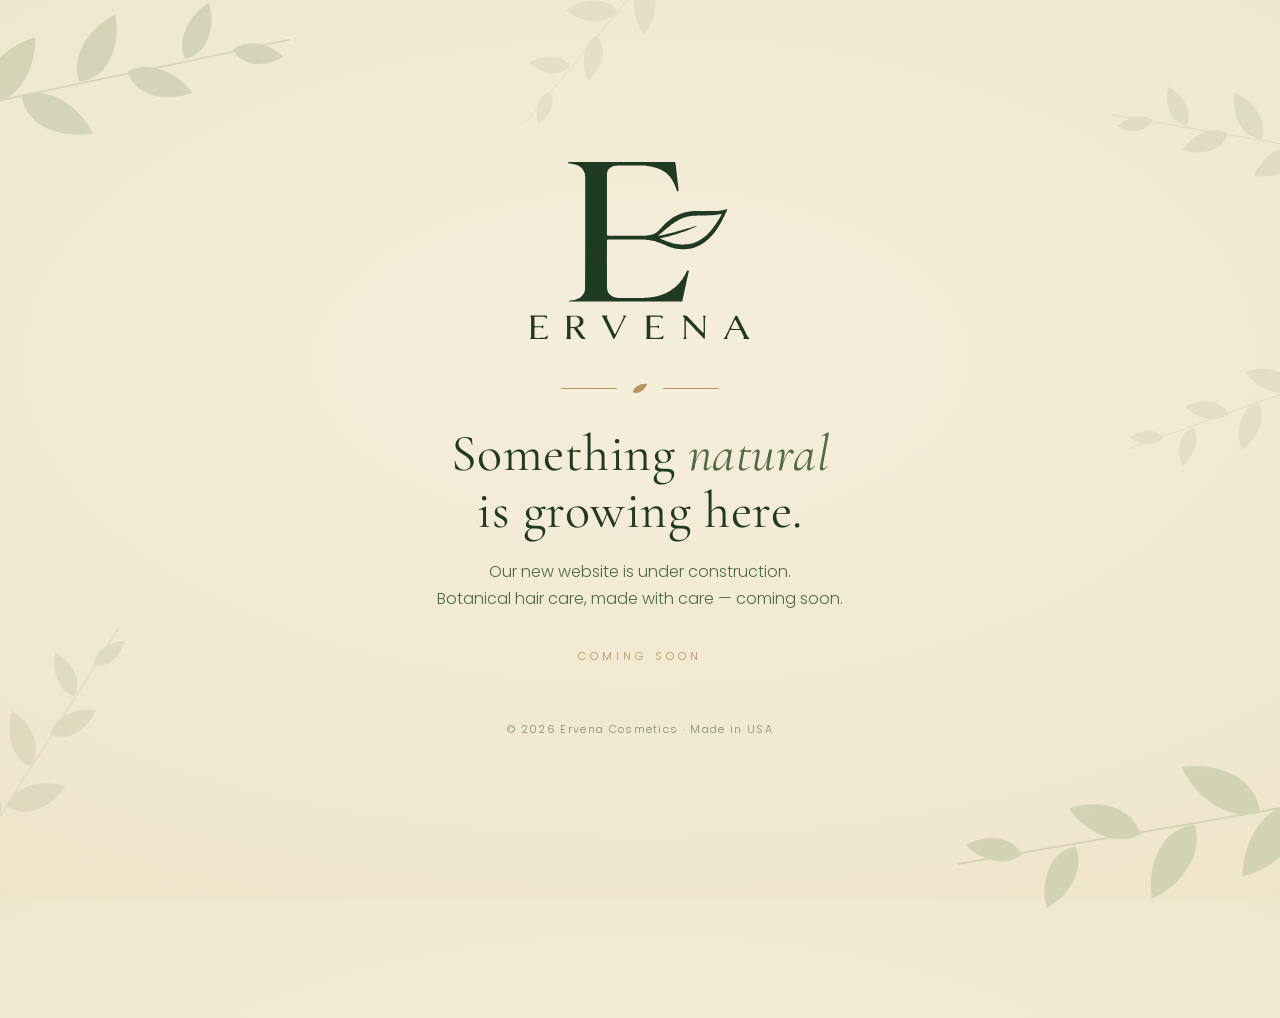
<file: index.html>
<!doctype html>
<html lang="en">
<head>
<meta charset="utf-8">
<meta name="viewport" content="width=device-width, initial-scale=1">
<title>Ervena Cosmetics — Coming Soon</title>
<meta name="description" content="Ervena — botanical hair care. Our new website is on its way.">
<meta name="robots" content="noindex">
<meta name="theme-color" content="#f5eedb">
<link rel="icon" href="favicon.svg" type="image/svg+xml">
<link rel="preconnect" href="https://fonts.googleapis.com">
<link rel="preconnect" href="https://fonts.gstatic.com" crossorigin>
<link href="https://fonts.googleapis.com/css2?family=Cormorant+Garamond:ital,wght@0,400;1,400&family=Poppins:wght@300;400&display=swap" rel="stylesheet">
<style>
:root{--cream:#f5eedb;--cream-2:#ece2c6;--green:#1f3a22;--green-2:#4e6b45;--sage:#9fb08a;--gold:#b8955a}
*{box-sizing:border-box;margin:0;padding:0}
html,body{height:100%}
body{min-height:100svh;background:radial-gradient(120% 90% at 50% 40%,var(--cream) 0%,var(--cream-2) 100%);color:var(--green);font-family:Poppins,system-ui,sans-serif;font-weight:300;display:flex;flex-direction:column;align-items:center;justify-content:center;padding:48px 24px;overflow-x:hidden;position:relative;-webkit-font-smoothing:antialiased}
main{position:relative;z-index:1;text-align:center;max-width:560px;display:flex;flex-direction:column;align-items:center}
.logo{width:min(220px,52vw);height:auto;color:var(--green);opacity:0;animation:rise 1.2s .1s ease-out forwards}
.rule{display:flex;align-items:center;gap:14px;margin:40px 0 28px;color:var(--gold);opacity:0;animation:rise 1s .5s ease-out forwards}
.rule span{width:56px;height:1px;background:currentColor}
.rule svg{width:18px;height:18px;fill:currentColor}
h1{font-family:"Cormorant Garamond",Georgia,serif;font-weight:400;font-size:clamp(34px,7vw,52px);line-height:1.1;letter-spacing:.01em;opacity:0;animation:rise 1s .7s ease-out forwards}
h1 em{font-style:italic;color:var(--green-2)}
p{margin-top:18px;font-size:clamp(14px,2.4vw,16px);line-height:1.7;color:var(--green-2);opacity:0;animation:rise 1s .9s ease-out forwards}
.tag{margin-top:36px;font-size:11px;letter-spacing:.38em;text-transform:uppercase;color:var(--gold);opacity:0;animation:rise 1s 1.1s ease-out forwards}
footer{position:relative;z-index:1;margin-top:56px;font-size:11px;letter-spacing:.12em;color:var(--green-2);opacity:.7}
.sprig{position:absolute;z-index:0;fill:var(--sage);opacity:.35;pointer-events:none;overflow:visible}
.sprig .stem{fill:none;stroke:var(--sage);stroke-width:2}
.sway{transform-origin:10px 250px;animation:sway 9s ease-in-out infinite alternate}
.lf{animation:flutter 3.6s ease-in-out var(--d) infinite alternate}
.s1{width:min(340px,60vw);top:-40px;left:-60px;transform:rotate(18deg)}
.s2{width:min(380px,66vw);bottom:-60px;right:-70px;transform:rotate(200deg)}
.s2 .sway{animation-duration:11s;animation-delay:-4s}
.s3{width:min(260px,46vw);bottom:8%;left:-90px;transform:rotate(-28deg);opacity:.22}
.s3 .sway{animation-duration:10s;animation-delay:-2s}
.s4{width:min(240px,42vw);top:6%;right:-80px;transform:rotate(160deg) scaleY(-1);opacity:.22}
.s4 .sway{animation-duration:12s;animation-delay:-7s}
.s5{width:min(220px,40vw);top:38%;right:-70px;transform:rotate(190deg);opacity:.18}
.s5 .sway{animation-duration:13s;animation-delay:-5s}
.s6{width:min(230px,40vw);top:-50px;left:38%;transform:rotate(100deg) scaleY(-1);opacity:.16}
.s6 .sway{animation-duration:14s;animation-delay:-9s}
.fall{position:fixed;inset:0;z-index:0;pointer-events:none;overflow:hidden}
.fall svg{position:absolute;top:-40px;left:var(--x);width:var(--w);fill:var(--c);opacity:0;animation:fall var(--t) linear var(--dl) infinite}
.fall svg path{animation:spin var(--s) ease-in-out infinite alternate;transform-origin:50px 0}
@keyframes sway{from{transform:rotate(-2.5deg)}to{transform:rotate(3deg)}}
@keyframes flutter{from{transform:rotate(-5deg)}to{transform:rotate(6deg)}}
@keyframes fall{0%{opacity:0;transform:translate(0,0)}8%{opacity:var(--o)}25%{transform:translate(var(--dx),25vh)}50%{transform:translate(calc(var(--dx)*-.6),52vh)}75%{transform:translate(var(--dx),78vh)}92%{opacity:var(--o)}100%{opacity:0;transform:translate(calc(var(--dx)*-.3),calc(100vh + 60px))}}
@keyframes spin{from{transform:rotate(-40deg)}to{transform:rotate(55deg)}}
@keyframes rise{from{opacity:0;transform:translateY(12px)}to{opacity:1;transform:none}}
@media (max-width:520px){.d{display:none}}
@media (prefers-reduced-motion:reduce){*{animation:none!important;opacity:1!important}.fall{display:none}}
</style>
</head>
<body>
<svg class="sprig s1" viewBox="0 0 400 260" aria-hidden="true"><g class="sway"><path class="stem" d="M10 250 C90 200 200 140 390 30"/><g transform="translate(70 214) rotate(-70) scale(1)"><path class="lf" style="--d:0.00s" d="M0 0 C22 31 68 26 100 0 C70 -22 24 -27 0 0Z"/></g><g transform="translate(110 190) rotate(10) scale(0.95)"><path class="lf" style="--d:0.37s" d="M0 0 C22 31 68 26 100 0 C70 -22 24 -27 0 0Z"/></g><g transform="translate(170 154) rotate(-80) scale(0.9)"><path class="lf" style="--d:0.74s" d="M0 0 C22 31 68 26 100 0 C70 -22 24 -27 0 0Z"/></g><g transform="translate(220 125) rotate(0) scale(0.8)"><path class="lf" style="--d:1.11s" d="M0 0 C22 31 68 26 100 0 C70 -22 24 -27 0 0Z"/></g><g transform="translate(280 90) rotate(-85) scale(0.72)"><path class="lf" style="--d:1.48s" d="M0 0 C22 31 68 26 100 0 C70 -22 24 -27 0 0Z"/></g><g transform="translate(330 62) rotate(-10) scale(0.6)"><path class="lf" style="--d:1.85s" d="M0 0 C22 31 68 26 100 0 C70 -22 24 -27 0 0Z"/></g></g></svg>
<svg class="sprig s2" viewBox="0 0 400 260" aria-hidden="true"><g class="sway"><path class="stem" d="M10 250 C90 200 200 140 390 30"/><g transform="translate(70 214) rotate(-70) scale(1)"><path class="lf" style="--d:0.00s" d="M0 0 C22 31 68 26 100 0 C70 -22 24 -27 0 0Z"/></g><g transform="translate(110 190) rotate(10) scale(0.95)"><path class="lf" style="--d:0.37s" d="M0 0 C22 31 68 26 100 0 C70 -22 24 -27 0 0Z"/></g><g transform="translate(170 154) rotate(-80) scale(0.9)"><path class="lf" style="--d:0.74s" d="M0 0 C22 31 68 26 100 0 C70 -22 24 -27 0 0Z"/></g><g transform="translate(220 125) rotate(0) scale(0.8)"><path class="lf" style="--d:1.11s" d="M0 0 C22 31 68 26 100 0 C70 -22 24 -27 0 0Z"/></g><g transform="translate(280 90) rotate(-85) scale(0.72)"><path class="lf" style="--d:1.48s" d="M0 0 C22 31 68 26 100 0 C70 -22 24 -27 0 0Z"/></g><g transform="translate(330 62) rotate(-10) scale(0.6)"><path class="lf" style="--d:1.85s" d="M0 0 C22 31 68 26 100 0 C70 -22 24 -27 0 0Z"/></g></g></svg>
<svg class="sprig s3" viewBox="0 0 400 260" aria-hidden="true"><g class="sway"><path class="stem" d="M10 250 C90 200 200 140 390 30"/><g transform="translate(70 214) rotate(-70) scale(1)"><path class="lf" style="--d:0.00s" d="M0 0 C22 31 68 26 100 0 C70 -22 24 -27 0 0Z"/></g><g transform="translate(110 190) rotate(10) scale(0.95)"><path class="lf" style="--d:0.37s" d="M0 0 C22 31 68 26 100 0 C70 -22 24 -27 0 0Z"/></g><g transform="translate(170 154) rotate(-80) scale(0.9)"><path class="lf" style="--d:0.74s" d="M0 0 C22 31 68 26 100 0 C70 -22 24 -27 0 0Z"/></g><g transform="translate(220 125) rotate(0) scale(0.8)"><path class="lf" style="--d:1.11s" d="M0 0 C22 31 68 26 100 0 C70 -22 24 -27 0 0Z"/></g><g transform="translate(280 90) rotate(-85) scale(0.72)"><path class="lf" style="--d:1.48s" d="M0 0 C22 31 68 26 100 0 C70 -22 24 -27 0 0Z"/></g><g transform="translate(330 62) rotate(-10) scale(0.6)"><path class="lf" style="--d:1.85s" d="M0 0 C22 31 68 26 100 0 C70 -22 24 -27 0 0Z"/></g></g></svg>
<svg class="sprig s4" viewBox="0 0 400 260" aria-hidden="true"><g class="sway"><path class="stem" d="M10 250 C90 200 200 140 390 30"/><g transform="translate(70 214) rotate(-70) scale(1)"><path class="lf" style="--d:0.00s" d="M0 0 C22 31 68 26 100 0 C70 -22 24 -27 0 0Z"/></g><g transform="translate(110 190) rotate(10) scale(0.95)"><path class="lf" style="--d:0.37s" d="M0 0 C22 31 68 26 100 0 C70 -22 24 -27 0 0Z"/></g><g transform="translate(170 154) rotate(-80) scale(0.9)"><path class="lf" style="--d:0.74s" d="M0 0 C22 31 68 26 100 0 C70 -22 24 -27 0 0Z"/></g><g transform="translate(220 125) rotate(0) scale(0.8)"><path class="lf" style="--d:1.11s" d="M0 0 C22 31 68 26 100 0 C70 -22 24 -27 0 0Z"/></g><g transform="translate(280 90) rotate(-85) scale(0.72)"><path class="lf" style="--d:1.48s" d="M0 0 C22 31 68 26 100 0 C70 -22 24 -27 0 0Z"/></g><g transform="translate(330 62) rotate(-10) scale(0.6)"><path class="lf" style="--d:1.85s" d="M0 0 C22 31 68 26 100 0 C70 -22 24 -27 0 0Z"/></g></g></svg>
<svg class="sprig s5" viewBox="0 0 400 260" aria-hidden="true"><g class="sway"><path class="stem" d="M10 250 C90 200 200 140 390 30"/><g transform="translate(70 214) rotate(-70) scale(1)"><path class="lf" style="--d:0.00s" d="M0 0 C22 31 68 26 100 0 C70 -22 24 -27 0 0Z"/></g><g transform="translate(110 190) rotate(10) scale(0.95)"><path class="lf" style="--d:0.37s" d="M0 0 C22 31 68 26 100 0 C70 -22 24 -27 0 0Z"/></g><g transform="translate(170 154) rotate(-80) scale(0.9)"><path class="lf" style="--d:0.74s" d="M0 0 C22 31 68 26 100 0 C70 -22 24 -27 0 0Z"/></g><g transform="translate(220 125) rotate(0) scale(0.8)"><path class="lf" style="--d:1.11s" d="M0 0 C22 31 68 26 100 0 C70 -22 24 -27 0 0Z"/></g><g transform="translate(280 90) rotate(-85) scale(0.72)"><path class="lf" style="--d:1.48s" d="M0 0 C22 31 68 26 100 0 C70 -22 24 -27 0 0Z"/></g><g transform="translate(330 62) rotate(-10) scale(0.6)"><path class="lf" style="--d:1.85s" d="M0 0 C22 31 68 26 100 0 C70 -22 24 -27 0 0Z"/></g></g></svg>
<svg class="sprig s6" viewBox="0 0 400 260" aria-hidden="true"><g class="sway"><path class="stem" d="M10 250 C90 200 200 140 390 30"/><g transform="translate(70 214) rotate(-70) scale(1)"><path class="lf" style="--d:0.00s" d="M0 0 C22 31 68 26 100 0 C70 -22 24 -27 0 0Z"/></g><g transform="translate(110 190) rotate(10) scale(0.95)"><path class="lf" style="--d:0.37s" d="M0 0 C22 31 68 26 100 0 C70 -22 24 -27 0 0Z"/></g><g transform="translate(170 154) rotate(-80) scale(0.9)"><path class="lf" style="--d:0.74s" d="M0 0 C22 31 68 26 100 0 C70 -22 24 -27 0 0Z"/></g><g transform="translate(220 125) rotate(0) scale(0.8)"><path class="lf" style="--d:1.11s" d="M0 0 C22 31 68 26 100 0 C70 -22 24 -27 0 0Z"/></g><g transform="translate(280 90) rotate(-85) scale(0.72)"><path class="lf" style="--d:1.48s" d="M0 0 C22 31 68 26 100 0 C70 -22 24 -27 0 0Z"/></g><g transform="translate(330 62) rotate(-10) scale(0.6)"><path class="lf" style="--d:1.85s" d="M0 0 C22 31 68 26 100 0 C70 -22 24 -27 0 0Z"/></g></g></svg>
<div class="fall" aria-hidden="true"></div>
<main>
 <svg class="logo" role="img" aria-label="Ervena" xmlns="http://www.w3.org/2000/svg" viewBox="0 0 2217 1786"><path fill="currentColor" fill-rule="evenodd" d="M561.2 1783.9 C564.3 1782.7 564.1 1781.5 560.2 1779.2 C558.5 1778.0 555.7 1775.8 554.1 1774.1 C552.4 1772.4 550.5 1771.0 549.8 1771.0 C549.1 1771.0 547.3 1769.2 545.9 1767.0 C544.4 1764.8 542.9 1763.0 542.4 1763.0 C541.0 1763.0 524.1 1739.3 522.1 1734.5 C521.3 1732.8 519.3 1729.8 517.6 1727.8 C515.9 1725.8 514.5 1723.7 514.5 1723.1 C514.5 1722.5 513.0 1720.3 511.2 1718.3 C509.3 1716.2 506.8 1712.8 505.6 1710.8 C504.3 1708.7 503.0 1707.0 502.6 1707.0 C502.3 1707.0 500.5 1704.5 498.7 1701.5 C496.9 1698.5 495.0 1696.0 494.6 1696.0 C494.1 1696.0 493.2 1694.7 492.5 1693.1 C491.4 1690.4 488.0 1686.2 480.9 1678.8 C477.8 1675.5 476.6 1669.0 478.7 1667.2 C479.5 1666.5 484.0 1665.1 488.6 1663.9 C493.2 1662.8 497.7 1661.3 498.5 1660.6 C499.3 1659.9 502.9 1658.3 506.4 1656.9 C509.9 1655.6 513.4 1653.5 514.2 1652.3 C515.0 1651.2 516.7 1649.9 518.0 1649.6 C519.4 1649.2 521.2 1647.8 522.1 1646.4 C523.0 1645.1 525.2 1642.4 526.9 1640.6 C535.5 1631.5 537.9 1623.9 537.9 1606.5 C537.9 1592.5 536.2 1584.9 532.4 1581.5 C531.4 1580.5 530.5 1579.1 530.5 1578.3 C530.5 1576.8 519.0 1565.0 517.6 1565.0 C517.1 1565.0 515.4 1563.9 513.8 1562.6 C512.3 1561.4 508.3 1559.4 505.0 1558.2 C501.7 1557.1 497.3 1555.4 495.3 1554.6 C484.7 1550.1 470.0 1548.9 417.0 1548.4 C372.6 1548.0 368.4 1548.2 367.1 1551.5 C366.8 1552.3 368.0 1555.7 369.8 1559.1 L373.0 1565.3 L373.5 1594.9 C373.8 1611.2 373.8 1656.4 373.5 1695.5 L372.9 1766.5 L370.2 1772.4 C368.7 1775.6 366.4 1779.1 365.2 1780.1 C363.4 1781.5 363.2 1782.1 364.3 1783.2 C365.3 1784.2 370.4 1784.6 384.8 1784.7 C406.3 1785.0 415.4 1784.3 416.1 1782.5 C416.4 1781.8 414.7 1778.4 412.3 1775.0 L408.0 1768.7 L407.7 1727.1 C407.5 1704.2 407.6 1683.1 408.0 1680.2 C408.9 1673.1 410.2 1672.5 424.2 1672.5 C436.5 1672.5 435.5 1672.1 444.5 1681.3 C446.2 1683.1 448.9 1685.9 450.5 1687.5 C452.2 1689.2 453.5 1691.2 453.5 1692.1 C453.5 1693.0 455.0 1695.7 456.8 1698.1 C458.7 1700.5 460.7 1703.5 461.4 1704.7 C462.0 1706.0 465.5 1710.9 469.1 1715.7 C472.7 1720.6 476.5 1726.3 477.5 1728.6 C478.5 1730.9 480.0 1733.0 480.8 1733.3 C481.7 1733.6 483.3 1736.0 484.4 1738.5 C485.5 1741.1 487.8 1744.8 489.5 1746.6 C491.1 1748.5 492.5 1750.7 492.5 1751.4 C492.5 1752.2 493.8 1754.5 495.5 1756.6 C510.8 1776.2 510.0 1775.3 518.4 1779.8 C524.7 1783.2 528.1 1784.3 533.3 1784.8 C541.5 1785.6 558.1 1785.1 561.2 1783.9Z M170.5 1783.5 C174.0 1781.7 175.9 1777.0 178.0 1764.2 C180.3 1750.3 178.9 1743.0 174.8 1748.1 C173.0 1750.4 170.8 1752.6 166.4 1756.7 C165.1 1757.9 163.3 1759.7 162.5 1760.6 C161.7 1761.4 157.6 1764.1 153.5 1766.5 C146.8 1770.4 144.9 1771.0 136.3 1771.9 C130.9 1772.5 110.1 1773.0 89.9 1773.0 C54.5 1773.0 53.1 1772.9 49.9 1770.9 C48.0 1769.8 46.1 1767.6 45.7 1766.2 C44.7 1762.6 44.8 1678.5 45.8 1673.8 C46.3 1671.3 47.6 1669.3 49.8 1667.8 C52.9 1665.5 53.3 1665.5 82.0 1665.5 L111.0 1665.5 L117.5 1668.4 C121.2 1670.1 125.2 1672.8 126.8 1674.7 C132.7 1681.6 134.5 1678.4 134.5 1660.7 C134.5 1649.1 134.2 1646.9 132.6 1644.9 L130.8 1642.7 L128.4 1645.9 C126.9 1647.9 123.2 1650.5 118.8 1652.6 L111.5 1656.1 L82.1 1656.3 L52.6 1656.5 L49.5 1653.5 C47.8 1651.9 46.0 1649.0 45.4 1647.0 C44.7 1644.8 44.5 1629.3 44.7 1603.3 L45.0 1563.1 L47.3 1560.8 L49.5 1558.5 L94.3 1558.5 L139.0 1558.5 L145.5 1561.7 C149.1 1563.5 152.5 1565.0 153.2 1565.0 C153.9 1565.0 155.5 1566.7 156.8 1568.8 C158.1 1570.8 160.4 1573.1 161.8 1573.9 C163.2 1574.6 164.9 1576.6 165.5 1578.1 C166.8 1581.3 168.9 1581.9 169.9 1579.4 C170.9 1576.8 170.6 1554.0 169.5 1552.0 C169.0 1551.0 167.0 1549.7 165.2 1549.1 C160.5 1547.6 8.2 1547.9 5.2 1549.4 C2.3 1550.9 1.9 1553.7 4.3 1556.3 C5.4 1557.5 7.3 1560.5 8.6 1563.0 L11.0 1567.5 L11.0 1666.0 L11.0 1764.5 L7.8 1770.9 C6.0 1774.4 3.6 1778.3 2.4 1779.6 C0.0 1782.1 0.5 1783.4 4.0 1784.3 C5.1 1784.6 42.4 1784.8 86.9 1784.9 C154.9 1784.9 168.2 1784.7 170.5 1783.5Z M849.8 1781.5 C851.3 1779.6 853.8 1775.4 855.3 1772.2 C856.8 1769.0 859.0 1765.1 860.1 1763.5 C861.3 1761.8 863.0 1758.2 863.9 1755.4 C864.8 1752.6 866.7 1748.8 868.1 1746.9 C869.4 1745.0 871.5 1740.9 872.7 1737.8 C873.8 1734.6 875.3 1731.5 876.1 1730.9 C876.8 1730.3 878.1 1727.5 879.1 1724.7 C880.0 1721.8 881.1 1719.0 881.6 1718.5 C882.0 1717.9 884.0 1714.1 886.1 1710.0 C888.1 1705.9 890.3 1701.8 891.0 1701.0 C891.7 1700.2 893.1 1697.2 894.1 1694.5 C895.1 1691.8 897.4 1687.1 899.2 1684.1 C901.0 1681.1 902.9 1677.2 903.6 1675.2 C904.2 1673.3 905.6 1670.9 906.6 1669.9 C907.6 1668.8 908.5 1667.4 908.5 1666.6 C908.5 1665.3 928.5 1625.0 930.3 1622.6 C930.8 1622.0 931.9 1619.3 932.9 1616.6 C933.8 1613.8 935.4 1610.7 936.4 1609.6 C937.5 1608.4 939.3 1605.1 940.5 1602.1 C941.6 1599.1 943.5 1595.4 944.6 1593.9 C945.6 1592.4 947.2 1589.2 948.0 1586.9 C948.9 1584.5 950.2 1581.9 950.9 1581.0 C951.7 1580.2 953.9 1576.3 955.9 1572.5 C960.6 1563.6 964.0 1558.8 966.9 1557.3 C968.2 1556.6 969.5 1555.3 969.9 1554.4 C971.4 1550.4 965.2 1548.0 952.8 1548.0 C939.7 1548.0 936.9 1550.0 940.5 1557.0 C941.6 1559.2 942.5 1562.4 942.5 1564.2 C942.5 1569.2 939.9 1576.8 937.0 1580.2 C935.6 1581.8 934.2 1584.4 933.8 1585.8 C933.3 1588.0 926.1 1602.7 920.7 1612.5 C920.1 1613.6 917.1 1619.9 913.9 1626.5 C910.7 1633.1 907.4 1639.4 906.5 1640.5 C905.6 1641.6 903.8 1645.2 902.6 1648.5 C901.4 1651.8 899.6 1655.4 898.6 1656.5 C897.6 1657.6 895.9 1660.7 895.0 1663.3 C894.0 1666.0 892.4 1669.1 891.5 1670.3 C890.5 1671.5 889.3 1674.1 888.6 1676.1 C888.0 1678.0 884.3 1685.8 880.6 1693.3 C876.8 1700.8 873.1 1708.5 872.5 1710.5 C871.8 1712.5 870.2 1715.3 868.9 1716.9 C867.6 1718.5 865.5 1722.6 864.2 1726.1 L862.0 1732.5 L857.4 1732.8 C852.1 1733.1 851.5 1732.6 849.0 1725.5 C847.9 1722.8 846.3 1719.3 845.3 1717.8 C844.3 1716.3 842.8 1713.3 842.0 1711.1 C841.2 1708.8 839.5 1705.1 838.1 1702.7 C836.7 1700.4 834.9 1696.5 834.1 1694.2 C833.2 1691.9 831.5 1688.5 830.1 1686.7 C828.8 1685.0 826.8 1681.2 825.7 1678.5 C824.6 1675.7 822.8 1671.9 821.7 1670.0 C820.6 1668.1 819.2 1664.7 818.5 1662.5 C817.8 1660.3 816.7 1657.8 816.0 1657.0 C814.7 1655.3 809.5 1643.7 809.5 1642.4 C809.5 1642.0 808.6 1640.7 807.6 1639.6 C806.6 1638.4 804.9 1635.0 804.0 1632.0 C803.0 1629.0 801.0 1624.7 799.5 1622.5 C798.0 1620.3 796.4 1617.1 796.1 1615.4 C795.7 1613.7 794.4 1610.9 793.1 1609.2 C791.8 1607.5 790.0 1604.1 789.1 1601.8 C788.1 1599.4 786.0 1594.8 784.5 1591.5 C773.0 1567.4 772.2 1563.4 777.5 1557.3 C780.9 1553.5 781.2 1551.8 778.8 1549.9 C777.6 1548.8 771.8 1548.4 754.1 1548.2 C730.1 1547.8 723.4 1548.7 722.7 1552.0 C722.6 1552.8 725.1 1556.4 728.4 1560.0 C731.8 1563.6 735.0 1568.1 735.6 1570.0 C736.3 1571.9 738.0 1575.3 739.5 1577.5 C741.0 1579.7 742.7 1583.0 743.3 1584.8 C743.9 1586.6 745.4 1589.4 746.5 1591.0 C747.6 1592.6 749.5 1596.5 750.6 1599.7 C751.6 1602.9 753.6 1607.1 755.0 1609.0 C756.3 1610.9 758.1 1614.4 758.9 1616.8 C759.7 1619.1 761.5 1622.5 762.8 1624.3 C764.2 1626.0 765.8 1629.3 766.5 1631.5 C767.2 1633.7 768.8 1637.0 770.2 1638.8 C771.6 1640.6 773.1 1643.7 773.6 1645.6 C774.2 1647.5 776.2 1651.7 778.0 1654.8 C779.9 1657.9 781.5 1661.1 781.5 1661.9 C781.5 1662.7 783.0 1666.1 784.8 1669.4 C786.7 1672.8 788.8 1677.1 789.5 1679.0 C790.2 1680.9 791.6 1683.4 792.6 1684.5 C793.6 1685.7 795.3 1689.2 796.4 1692.3 C797.5 1695.5 799.3 1699.2 800.4 1700.6 C801.5 1702.0 803.4 1705.7 804.5 1708.8 C805.7 1711.9 807.2 1715.2 808.0 1716.0 C808.7 1716.8 810.6 1720.4 812.1 1724.0 C813.6 1727.6 815.4 1731.2 816.2 1732.1 C816.9 1733.0 818.2 1735.9 819.1 1738.6 C820.0 1741.3 821.7 1744.7 822.7 1746.3 C823.8 1747.8 825.8 1751.8 827.2 1755.3 C828.5 1758.7 830.5 1762.4 831.5 1763.5 C832.5 1764.6 833.8 1767.5 834.5 1770.0 C836.0 1775.8 842.9 1785.0 845.8 1785.0 C846.4 1785.0 848.2 1783.4 849.8 1781.5Z M1335.7 1783.8 C1340.5 1782.7 1341.3 1781.1 1343.0 1769.3 C1344.9 1757.2 1344.9 1751.9 1343.1 1749.5 C1341.8 1747.7 1341.2 1748.0 1333.6 1755.8 C1329.2 1760.3 1324.9 1764.0 1324.1 1764.0 C1323.3 1764.0 1321.3 1765.1 1319.7 1766.5 C1315.8 1769.8 1313.2 1770.7 1303.3 1772.1 C1292.9 1773.6 1219.2 1773.4 1216.3 1771.9 C1215.2 1771.3 1214.0 1769.8 1213.5 1768.5 C1212.0 1764.5 1211.3 1676.5 1212.7 1671.8 C1214.7 1664.9 1215.6 1664.8 1249.4 1665.2 L1279.0 1665.6 L1285.0 1668.7 C1288.3 1670.4 1291.6 1672.8 1292.2 1673.9 C1294.1 1677.0 1298.3 1676.7 1299.5 1673.4 C1300.6 1670.6 1300.8 1654.6 1299.8 1648.8 C1299.4 1645.7 1298.8 1645.0 1297.0 1645.0 C1295.8 1645.0 1293.7 1646.2 1292.4 1647.6 C1291.1 1649.0 1287.3 1651.6 1284.0 1653.3 L1278.0 1656.4 L1247.7 1656.3 C1213.8 1656.2 1214.8 1656.4 1212.6 1649.1 C1211.3 1644.6 1211.1 1572.1 1212.4 1565.2 C1212.9 1562.8 1213.8 1560.3 1214.4 1559.7 C1215.3 1558.8 1227.5 1558.5 1260.3 1558.5 L1305.0 1558.5 L1310.0 1561.2 C1312.7 1562.8 1315.4 1564.0 1316.0 1564.0 C1318.0 1564.0 1329.0 1575.3 1330.0 1578.3 C1330.5 1580.1 1331.7 1581.5 1332.5 1581.5 C1335.3 1581.5 1336.5 1576.8 1336.5 1565.3 C1336.5 1554.9 1336.3 1553.9 1334.1 1551.3 L1331.7 1548.5 L1265.8 1548.2 C1229.6 1548.1 1193.5 1548.3 1185.6 1548.7 C1172.4 1549.4 1171.1 1549.7 1169.8 1551.7 C1168.5 1553.7 1168.6 1554.2 1172.2 1558.1 L1176.0 1562.3 L1176.0 1665.4 L1176.0 1768.5 L1173.6 1772.5 C1172.3 1774.7 1170.0 1777.7 1168.6 1779.3 C1166.0 1782.1 1166.3 1783.4 1170.0 1784.3 C1173.8 1785.1 1332.0 1784.7 1335.7 1783.8Z M1577.9 1784.0 C1581.2 1782.8 1581.2 1781.0 1577.9 1777.9 C1576.4 1776.6 1574.3 1773.5 1573.1 1771.0 C1571.0 1766.5 1571.0 1765.6 1570.7 1684.0 C1570.4 1597.0 1570.4 1597.0 1574.9 1596.2 C1576.1 1595.9 1579.7 1599.0 1586.1 1605.6 C1591.3 1611.0 1595.5 1615.7 1595.5 1616.1 C1595.5 1616.5 1597.0 1617.8 1598.9 1619.0 C1600.8 1620.1 1602.7 1622.0 1603.0 1623.0 C1603.3 1624.1 1604.9 1625.7 1606.4 1626.6 C1608.0 1627.5 1609.9 1629.4 1610.8 1630.9 C1611.7 1632.3 1618.6 1639.9 1626.2 1647.7 C1633.8 1655.5 1641.7 1663.9 1643.7 1666.2 C1645.8 1668.6 1654.6 1677.9 1663.5 1687.0 C1672.3 1696.1 1679.7 1704.2 1680.0 1705.1 C1680.3 1706.0 1681.7 1707.3 1683.0 1708.0 C1684.4 1708.8 1686.5 1710.9 1687.6 1712.7 C1688.7 1714.5 1690.1 1716.0 1690.5 1716.0 C1691.3 1716.0 1695.3 1720.1 1706.5 1732.2 C1709.8 1735.8 1712.4 1738.4 1715.3 1741.2 C1724.4 1750.2 1739.5 1766.6 1740.0 1768.1 C1740.4 1769.2 1741.9 1770.7 1743.5 1771.5 C1745.1 1772.3 1746.6 1773.9 1747.0 1774.9 C1747.8 1777.5 1757.2 1784.2 1759.3 1783.8 C1763.1 1783.1 1763.2 1779.2 1763.4 1676.6 C1763.4 1621.5 1763.8 1574.5 1764.1 1572.0 C1764.8 1567.0 1767.6 1560.9 1771.1 1556.7 C1776.5 1550.3 1773.2 1548.5 1756.3 1548.6 C1739.7 1548.6 1736.9 1550.7 1743.9 1557.3 C1746.1 1559.5 1747.6 1562.1 1748.4 1565.4 C1749.3 1568.9 1749.7 1591.8 1750.1 1642.4 C1750.5 1710.0 1750.4 1714.7 1748.8 1718.0 C1746.3 1722.8 1742.7 1723.2 1740.0 1719.0 C1738.9 1717.4 1737.7 1716.0 1737.4 1716.0 C1737.1 1716.0 1729.9 1708.5 1721.4 1699.3 C1712.9 1690.2 1701.5 1678.0 1696.0 1672.4 C1690.5 1666.7 1684.1 1659.9 1681.7 1657.3 C1679.4 1654.7 1676.8 1651.8 1676.0 1651.0 C1673.2 1648.2 1671.6 1646.5 1656.6 1631.0 C1648.3 1622.5 1638.3 1612.1 1634.3 1608.0 C1630.3 1603.9 1625.3 1598.5 1623.1 1596.0 C1617.3 1589.3 1595.0 1565.5 1586.9 1557.3 C1581.9 1552.4 1578.6 1549.8 1575.9 1549.1 C1573.7 1548.5 1565.8 1548.0 1558.2 1548.0 C1543.5 1548.0 1538.5 1549.2 1538.5 1552.8 C1538.5 1553.7 1540.9 1556.6 1543.9 1559.2 C1546.9 1561.9 1551.0 1566.7 1552.9 1569.9 L1556.5 1575.8 L1556.3 1669.7 L1556.0 1763.5 L1552.1 1770.5 C1549.9 1774.3 1547.1 1778.3 1545.8 1779.4 C1542.8 1781.7 1543.3 1783.3 1547.1 1784.1 C1551.8 1785.2 1575.1 1785.1 1577.9 1784.0Z M1989.9 1784.0 C1993.0 1782.9 1993.2 1781.0 1990.5 1778.5 C1989.4 1777.5 1988.5 1776.3 1988.5 1775.7 C1988.5 1775.2 1987.8 1773.3 1986.9 1771.4 C1986.0 1769.5 1985.5 1767.0 1985.8 1765.7 C1987.8 1758.0 1992.9 1745.3 1995.0 1742.8 C1996.4 1741.2 1997.5 1739.0 1997.5 1738.0 C1997.5 1736.9 1999.3 1732.6 2001.5 1728.4 C2003.7 1724.1 2005.5 1720.1 2005.5 1719.5 C2005.5 1718.8 2006.8 1715.7 2008.4 1712.4 C2010.0 1709.2 2012.3 1704.3 2013.4 1701.7 C2016.8 1693.8 2015.4 1694.0 2069.9 1693.9 C2115.8 1693.8 2117.3 1693.9 2121.2 1695.9 C2124.5 1697.5 2125.7 1698.9 2127.1 1702.7 C2128.1 1705.4 2130.1 1709.2 2131.7 1711.3 C2133.2 1713.4 2135.1 1717.6 2135.9 1720.5 C2136.8 1723.4 2138.1 1726.2 2138.8 1726.9 C2139.6 1727.5 2141.0 1729.9 2142.0 1732.2 C2142.9 1734.6 2145.2 1739.7 2147.0 1743.5 C2154.2 1758.5 2155.6 1762.2 2155.7 1765.8 C2155.8 1769.2 2153.1 1776.2 2150.3 1780.2 C2147.5 1784.1 2150.0 1784.5 2180.4 1784.8 C2196.2 1785.0 2210.7 1784.7 2212.5 1784.3 C2216.4 1783.3 2217.4 1781.4 2214.6 1780.5 C2211.3 1779.5 2197.4 1764.8 2195.4 1760.4 C2194.5 1758.1 2193.2 1755.9 2192.5 1755.5 C2191.9 1755.2 2189.9 1751.8 2188.0 1748.0 C2186.1 1744.2 2184.1 1740.9 2183.6 1740.6 C2183.1 1740.2 2181.7 1737.1 2180.5 1733.6 C2179.4 1730.1 2177.5 1726.4 2176.5 1725.5 C2175.4 1724.5 2173.9 1721.4 2173.0 1718.6 C2172.2 1715.7 2170.6 1712.5 2169.5 1711.5 C2168.4 1710.5 2166.6 1707.2 2165.5 1704.2 C2164.3 1701.2 2162.5 1697.5 2161.5 1696.0 C2160.4 1694.5 2158.6 1690.9 2157.5 1687.9 C2156.3 1684.9 2154.7 1681.8 2154.0 1681.0 C2153.3 1680.2 2149.7 1673.3 2146.0 1665.8 C2142.4 1658.3 2138.7 1651.6 2138.0 1651.0 C2137.2 1650.4 2136.1 1648.2 2135.4 1646.2 C2134.8 1644.2 2132.8 1640.0 2131.0 1637.0 C2129.2 1634.0 2127.0 1629.1 2126.0 1626.3 C2125.1 1623.4 2123.9 1620.7 2123.3 1620.4 C2122.8 1620.0 2121.0 1616.9 2119.4 1613.3 C2117.8 1609.7 2115.6 1605.7 2114.5 1604.3 C2113.4 1602.9 2112.5 1601.1 2112.5 1600.3 C2112.5 1598.8 2111.3 1596.4 2104.7 1584.0 C2099.6 1574.4 2097.1 1569.4 2095.1 1565.0 C2093.1 1560.4 2088.7 1552.9 2086.8 1550.9 C2084.7 1548.5 2078.3 1547.7 2074.3 1549.4 C2069.9 1551.3 2069.2 1552.3 2067.1 1558.7 C2066.1 1561.5 2064.6 1564.9 2063.6 1566.2 C2062.7 1567.5 2060.6 1571.4 2059.1 1575.0 C2057.6 1578.6 2055.7 1582.2 2055.0 1583.0 C2054.3 1583.8 2053.4 1585.6 2053.0 1587.0 C2052.4 1589.1 2046.3 1601.6 2038.4 1617.2 C2037.3 1619.2 2036.5 1621.8 2036.5 1622.8 C2036.5 1623.9 2035.2 1626.4 2033.5 1628.4 C2031.9 1630.5 2029.9 1634.5 2029.1 1637.3 C2028.3 1640.2 2026.4 1644.0 2025.1 1645.9 C2023.7 1647.8 2022.0 1650.9 2021.4 1652.9 C2020.7 1654.9 2019.1 1658.2 2017.8 1660.2 C2016.6 1662.3 2014.6 1666.2 2013.6 1669.1 C2012.5 1671.9 2011.0 1675.0 2010.2 1675.9 C2009.4 1676.8 2008.0 1679.8 2007.1 1682.7 C2006.1 1685.6 2004.3 1689.5 2003.0 1691.4 C2001.7 1693.4 1999.9 1697.1 1999.0 1699.7 C1998.1 1702.3 1996.3 1706.1 1995.0 1708.0 C1993.7 1709.9 1991.8 1713.8 1990.7 1716.5 C1989.7 1719.2 1987.6 1723.3 1986.2 1725.4 C1984.7 1727.5 1983.5 1729.9 1983.5 1730.6 C1983.5 1731.3 1981.7 1735.1 1979.6 1739.2 C1977.5 1743.2 1975.4 1747.6 1975.0 1749.0 C1974.6 1750.4 1973.3 1752.8 1972.0 1754.5 C1970.8 1756.2 1969.3 1759.0 1968.7 1760.9 C1967.4 1764.6 1960.2 1773.7 1954.6 1778.7 C1948.7 1783.9 1950.9 1784.5 1974.2 1784.8 C1981.4 1784.9 1988.5 1784.6 1989.9 1784.0Z M2048.0 1681.9 C2038.1 1681.6 2029.9 1681.3 2029.8 1681.2 C2029.6 1681.1 2028.9 1679.8 2028.1 1678.2 C2026.8 1675.8 2026.9 1674.9 2029.0 1669.1 C2030.3 1665.6 2032.2 1661.5 2033.2 1660.1 C2034.2 1658.7 2035.6 1655.7 2036.3 1653.4 C2036.9 1651.1 2039.1 1646.3 2041.0 1642.6 C2042.9 1638.9 2044.5 1635.2 2044.5 1634.4 C2044.5 1633.6 2047.6 1626.8 2051.4 1619.2 C2055.2 1611.7 2059.1 1603.6 2060.0 1601.4 C2060.9 1599.1 2063.6 1595.7 2066.0 1593.7 C2070.0 1590.3 2070.4 1590.2 2071.8 1591.8 C2072.6 1592.7 2074.1 1595.5 2075.1 1598.0 C2076.1 1600.5 2078.1 1604.5 2079.6 1607.0 C2081.0 1609.5 2082.6 1612.6 2083.0 1614.0 C2083.4 1615.4 2084.3 1617.2 2084.9 1618.0 C2086.7 1620.2 2097.5 1642.1 2097.5 1643.5 C2097.5 1644.2 2098.8 1646.7 2100.5 1649.1 C2102.1 1651.5 2104.2 1655.8 2105.1 1658.5 C2106.0 1661.2 2108.0 1665.3 2109.6 1667.5 C2113.7 1673.4 2114.1 1676.2 2111.3 1679.3 L2109.0 1681.9 L2087.5 1682.2 C2075.7 1682.4 2057.9 1682.2 2048.0 1681.9Z M413.7 1661.9 C407.6 1660.1 407.5 1659.4 407.5 1609.1 C407.5 1584.0 407.9 1563.1 408.4 1561.7 C408.9 1560.4 410.2 1558.9 411.2 1558.5 C414.3 1557.1 437.4 1556.8 451.5 1557.8 C464.0 1558.8 465.6 1559.1 473.5 1562.8 C495.6 1573.1 505.5 1594.8 500.0 1621.2 C499.1 1625.2 497.6 1629.7 496.5 1631.1 C495.5 1632.6 493.9 1635.4 493.1 1637.5 C491.2 1642.0 485.2 1648.5 481.0 1650.7 C479.3 1651.6 476.8 1653.3 475.3 1654.5 C473.6 1655.9 470.0 1657.2 466.0 1657.9 C462.3 1658.6 457.1 1660.0 454.4 1661.0 C450.1 1662.7 447.1 1663.0 433.2 1662.9 C424.3 1662.9 415.5 1662.4 413.7 1661.9Z M1532.2 1405.5 C1533.7 1404.5 1534.6 1402.4 1535.1 1399.2 C1535.4 1396.6 1536.6 1392.2 1537.6 1389.5 C1539.7 1383.8 1541.0 1377.5 1542.5 1365.7 C1543.0 1361.2 1544.4 1355.0 1545.4 1352.0 C1546.5 1349.0 1548.3 1341.1 1549.4 1334.5 C1550.6 1327.9 1552.4 1319.3 1553.5 1315.5 C1554.5 1311.7 1556.1 1304.2 1557.0 1299.0 C1557.8 1293.8 1559.4 1286.6 1560.5 1283.0 C1561.6 1279.4 1563.3 1271.6 1564.4 1265.5 C1565.4 1259.4 1567.0 1252.5 1568.0 1250.0 C1570.0 1244.4 1572.0 1234.7 1573.0 1225.5 C1573.4 1221.7 1574.6 1216.4 1575.6 1213.7 C1576.7 1211.0 1578.4 1203.1 1579.5 1196.2 C1580.6 1189.2 1582.4 1181.0 1583.4 1178.0 C1584.5 1175.0 1586.1 1168.0 1586.9 1162.5 C1587.8 1157.0 1589.4 1149.8 1590.4 1146.4 C1591.5 1143.1 1593.2 1135.2 1594.4 1128.9 C1595.5 1122.6 1597.3 1115.0 1598.3 1111.9 C1603.2 1097.9 1601.9 1094.0 1592.2 1094.0 C1583.3 1094.0 1583.1 1094.3 1577.7 1105.4 C1574.9 1110.9 1572.4 1116.6 1572.0 1118.0 C1571.6 1119.4 1570.4 1121.4 1569.4 1122.5 C1568.4 1123.6 1566.9 1126.3 1566.0 1128.4 C1565.1 1130.5 1563.2 1134.1 1561.7 1136.4 C1560.2 1138.6 1557.9 1142.8 1556.4 1145.5 C1551.9 1154.3 1548.2 1160.4 1546.0 1163.0 C1544.8 1164.4 1543.1 1167.6 1542.1 1170.1 C1541.2 1172.6 1539.1 1175.9 1537.5 1177.5 C1535.8 1179.1 1534.5 1180.8 1534.5 1181.3 C1534.5 1181.8 1532.9 1184.0 1531.0 1186.3 C1522.9 1196.1 1513.4 1208.1 1511.2 1211.7 C1509.8 1213.8 1502.9 1221.5 1495.9 1228.8 C1479.2 1245.9 1478.0 1247.1 1475.6 1249.4 C1474.6 1250.4 1473.3 1251.6 1472.8 1252.1 C1471.0 1254.0 1463.3 1260.7 1458.5 1264.5 C1455.7 1266.7 1451.1 1270.4 1448.3 1272.8 C1445.4 1275.1 1442.8 1277.0 1442.4 1277.0 C1441.9 1277.0 1439.5 1278.8 1437.0 1281.0 C1434.4 1283.2 1431.8 1285.0 1431.1 1285.0 C1430.4 1285.0 1428.8 1286.1 1427.5 1287.5 C1425.3 1289.8 1423.1 1291.3 1410.1 1299.0 C1407.8 1300.4 1404.6 1302.5 1403.1 1303.7 C1401.6 1304.9 1398.7 1306.4 1396.7 1307.1 C1394.6 1307.8 1391.4 1309.5 1389.5 1311.0 C1387.6 1312.5 1383.8 1314.5 1381.2 1315.3 C1378.6 1316.2 1375.3 1317.8 1373.8 1319.0 C1372.4 1320.1 1368.7 1321.8 1365.6 1322.6 C1362.5 1323.5 1358.0 1325.5 1355.5 1327.0 C1353.0 1328.5 1349.4 1330.1 1347.5 1330.5 C1345.6 1330.9 1342.1 1332.3 1339.8 1333.6 C1337.5 1334.9 1332.9 1336.7 1329.6 1337.5 C1326.3 1338.4 1320.9 1340.2 1317.5 1341.6 C1314.2 1342.9 1308.4 1344.7 1304.7 1345.6 C1301.0 1346.4 1295.3 1348.2 1292.0 1349.5 C1288.7 1350.8 1282.4 1352.3 1278.0 1352.9 C1273.6 1353.6 1267.4 1354.7 1264.2 1355.5 C1261.1 1356.3 1255.9 1357.7 1252.7 1358.5 C1249.6 1359.3 1240.4 1360.6 1232.4 1361.5 C1224.3 1362.3 1216.5 1363.4 1215.0 1364.0 C1207.7 1366.8 1195.3 1367.9 1146.0 1370.1 C1116.1 1371.4 953.6 1372.0 920.5 1370.9 C891.3 1369.9 870.3 1367.6 862.0 1364.5 C858.7 1363.3 852.4 1361.5 848.0 1360.5 C843.6 1359.6 838.8 1357.9 837.3 1356.8 C835.8 1355.8 832.4 1354.3 829.8 1353.5 C823.0 1351.5 802.5 1336.1 802.5 1333.0 C802.5 1332.6 801.4 1331.7 800.0 1331.0 C798.6 1330.3 797.3 1328.9 796.9 1327.9 C796.6 1326.9 794.9 1324.3 793.1 1322.1 C791.3 1320.0 789.3 1316.7 788.6 1314.9 C787.9 1313.0 786.0 1308.6 784.4 1305.0 C782.7 1301.2 780.2 1292.3 778.5 1283.5 L775.5 1268.5 L775.5 1028.3 C775.5 896.2 775.8 787.4 776.1 786.5 C776.5 785.7 778.1 784.2 779.8 783.3 C782.6 781.9 800.1 781.7 968.0 781.8 C1082.1 781.9 1159.1 782.3 1169.1 783.0 C1177.9 783.5 1191.2 785.1 1198.6 786.4 C1205.9 787.7 1216.7 789.3 1222.5 790.0 C1228.2 790.7 1235.9 792.3 1239.5 793.6 C1243.1 794.8 1249.8 796.5 1254.5 797.3 C1259.2 798.2 1265.5 800.0 1268.6 801.4 C1271.6 802.8 1276.4 804.4 1279.3 805.0 C1282.1 805.5 1287.0 807.0 1290.2 808.3 C1293.4 809.7 1299.1 811.7 1303.0 813.0 C1306.8 814.2 1311.3 816.0 1313.0 816.9 C1314.6 817.9 1318.2 819.3 1321.0 820.0 C1323.7 820.7 1327.1 822.1 1328.5 823.0 C1329.9 824.0 1333.5 825.5 1336.5 826.5 C1339.5 827.5 1344.9 829.8 1348.4 831.6 C1351.9 833.5 1355.6 835.0 1356.6 835.0 C1357.5 835.0 1361.3 836.6 1364.9 838.5 C1368.5 840.4 1374.2 842.9 1377.6 844.0 C1380.9 845.2 1384.7 846.7 1385.8 847.5 C1387.0 848.2 1390.7 849.6 1394.0 850.6 C1397.3 851.5 1402.3 853.3 1405.2 854.5 C1408.0 855.8 1413.0 857.4 1416.2 858.0 C1419.4 858.6 1424.0 860.2 1426.5 861.4 C1429.0 862.7 1434.9 864.5 1439.7 865.4 C1444.5 866.3 1450.5 868.0 1453.0 869.1 C1458.3 871.4 1463.4 872.3 1484.1 874.4 C1492.4 875.3 1502.1 876.8 1505.6 877.7 C1514.9 880.3 1570.9 880.3 1580.0 877.8 C1583.3 876.8 1594.1 875.2 1604.0 874.1 C1622.1 872.0 1625.1 871.5 1631.5 868.7 C1633.5 867.8 1638.8 866.4 1643.4 865.5 C1648.0 864.5 1653.2 862.9 1654.9 861.9 C1656.6 860.9 1660.7 859.5 1664.0 858.7 C1667.3 857.9 1672.7 855.9 1676.0 854.3 C1679.3 852.6 1683.8 850.7 1686.0 850.0 C1688.2 849.3 1691.8 847.7 1694.0 846.5 C1696.2 845.2 1699.7 843.7 1701.8 843.0 C1703.8 842.4 1706.8 840.8 1708.4 839.5 C1709.9 838.2 1713.7 836.2 1716.7 835.0 C1719.8 833.9 1722.9 832.2 1723.6 831.4 C1724.3 830.5 1727.8 828.3 1731.4 826.4 C1738.1 822.9 1742.1 820.4 1751.6 813.7 C1754.6 811.6 1758.5 808.9 1760.4 807.7 C1762.2 806.5 1765.6 803.8 1768.0 801.8 C1770.3 799.7 1772.6 798.0 1773.0 798.0 C1773.4 798.0 1775.9 796.1 1778.6 793.8 C1781.2 791.4 1784.8 788.3 1786.7 786.8 C1801.1 775.2 1826.1 750.0 1842.0 731.1 C1848.6 723.3 1855.0 715.8 1856.3 714.5 C1857.6 713.2 1860.0 710.2 1861.6 707.8 C1863.2 705.4 1866.5 700.8 1869.0 697.5 C1871.5 694.2 1874.3 690.2 1875.3 688.6 C1876.2 687.0 1878.2 684.3 1879.6 682.6 C1881.0 680.9 1883.0 677.9 1884.0 676.0 C1885.0 674.1 1886.4 672.1 1887.2 671.6 C1888.0 671.2 1889.8 668.4 1891.0 665.5 C1892.3 662.5 1894.0 659.8 1894.8 659.3 C1896.0 658.6 1899.3 653.2 1907.0 639.5 C1908.6 636.6 1910.7 633.4 1911.6 632.4 C1912.5 631.3 1913.6 629.5 1914.0 628.2 C1914.3 626.9 1915.9 624.4 1917.4 622.7 C1918.9 620.9 1920.9 617.2 1921.9 614.5 C1922.9 611.8 1924.8 608.4 1926.0 607.0 C1927.3 605.6 1928.7 603.2 1929.0 601.7 C1929.4 600.1 1931.2 596.8 1933.0 594.2 C1934.7 591.6 1936.7 587.8 1937.4 585.8 C1938.1 583.8 1939.7 580.5 1941.1 578.5 C1942.4 576.5 1943.5 574.5 1943.5 573.9 C1943.5 572.4 1947.5 564.7 1949.5 562.5 C1950.4 561.4 1952.0 558.2 1952.9 555.4 C1953.8 552.5 1955.4 549.5 1956.5 548.5 C1957.6 547.5 1959.1 544.4 1959.9 541.6 C1960.7 538.8 1962.5 535.0 1963.9 533.1 C1965.3 531.2 1967.1 527.3 1967.9 524.5 C1968.8 521.6 1970.3 518.2 1971.3 516.9 C1972.4 515.6 1974.2 511.7 1975.5 508.3 C1976.7 504.8 1978.4 501.5 1979.1 500.9 C1979.9 500.3 1981.2 497.2 1982.1 494.1 C1983.0 491.1 1984.8 486.9 1986.2 484.9 C1988.1 482.0 1988.4 480.8 1987.6 478.7 C1986.7 476.4 1986.2 476.2 1982.8 476.6 C1980.7 476.9 1977.6 477.6 1976.0 478.0 C1974.3 478.5 1970.5 479.2 1967.5 479.6 C1964.5 479.9 1958.8 481.3 1955.0 482.5 C1951.1 483.8 1941.0 485.8 1932.5 486.9 C1924.0 488.1 1913.2 489.7 1908.5 490.5 C1903.8 491.3 1894.4 492.4 1887.5 493.0 C1868.5 494.6 1792.3 495.3 1743.0 494.3 C1683.4 493.2 1637.7 494.2 1623.0 496.9 C1616.9 498.1 1604.2 499.9 1594.7 501.0 C1583.7 502.3 1575.7 503.7 1572.7 505.0 C1570.1 506.1 1563.0 507.8 1557.0 508.9 C1550.8 510.0 1543.7 512.0 1541.0 513.3 C1538.2 514.7 1533.3 516.3 1530.0 517.0 C1526.7 517.6 1521.7 519.2 1519.0 520.5 C1513.0 523.4 1498.1 529.4 1490.6 532.1 C1487.6 533.2 1484.4 534.7 1483.5 535.5 C1482.6 536.3 1480.3 537.5 1478.4 538.1 C1476.5 538.8 1472.5 541.0 1469.5 543.0 C1466.5 545.1 1462.9 547.1 1461.5 547.5 C1459.3 548.1 1455.7 550.3 1446.1 556.6 C1443.2 558.5 1436.4 562.7 1426.0 568.9 C1422.9 570.8 1420.1 572.9 1419.8 573.7 C1419.5 574.5 1417.6 575.9 1415.6 577.0 C1413.6 578.0 1410.9 580.0 1409.6 581.4 C1408.4 582.8 1405.5 585.0 1403.4 586.2 C1401.2 587.4 1399.5 588.7 1399.5 589.2 C1399.5 589.9 1390.1 597.4 1386.6 599.5 C1385.0 600.4 1377.6 607.3 1365.9 618.5 C1363.7 620.7 1359.1 625.0 1355.9 628.1 C1352.6 631.2 1346.4 637.7 1342.1 642.6 C1337.7 647.5 1333.1 652.6 1331.7 654.0 C1320.2 666.1 1315.5 671.2 1314.1 673.1 C1312.4 675.6 1298.2 689.9 1291.7 695.7 C1289.4 697.8 1286.0 700.9 1284.2 702.7 C1279.9 706.9 1275.2 710.3 1269.0 713.6 C1266.2 715.0 1263.1 717.0 1262.0 718.0 C1260.9 719.0 1257.4 720.7 1254.3 721.8 C1251.1 722.9 1247.2 724.8 1245.6 725.9 C1243.9 727.1 1238.6 728.8 1232.7 729.9 C1227.2 731.0 1221.4 732.5 1219.8 733.3 C1215.9 735.3 1208.4 736.8 1199.0 737.5 C1194.6 737.8 1186.3 738.7 1180.5 739.5 C1156.7 742.7 1139.6 743.0 962.3 743.0 C787.7 743.0 783.9 742.9 781.1 741.1 C779.4 740.0 777.5 738.1 776.8 736.8 C775.8 734.9 775.6 675.2 775.5 426.9 L775.5 119.3 L778.4 105.4 C782.4 86.8 786.9 77.8 797.3 67.4 C801.4 63.3 805.1 60.0 805.5 60.0 C806.0 60.0 808.1 58.5 810.4 56.6 C812.7 54.7 816.2 52.6 818.2 51.9 C820.3 51.3 823.8 49.7 826.0 48.4 C829.4 46.5 845.2 41.9 859.0 39.0 C869.8 36.6 924.9 35.8 1032.7 36.3 C1141.6 36.8 1157.7 37.3 1179.9 40.4 C1185.4 41.2 1196.5 42.6 1204.5 43.5 C1212.5 44.4 1223.7 46.4 1229.5 48.0 C1235.3 49.6 1243.8 51.4 1248.5 52.0 C1253.2 52.6 1259.2 54.2 1262.0 55.5 C1264.7 56.7 1270.6 58.6 1275.0 59.5 C1279.4 60.4 1284.8 62.3 1287.1 63.6 C1289.3 64.8 1293.4 66.4 1296.1 67.0 C1300.5 68.1 1305.2 70.1 1319.9 77.1 C1331.8 82.9 1344.0 89.8 1349.0 93.8 C1350.6 95.1 1353.6 97.2 1355.5 98.5 C1357.4 99.9 1360.8 102.2 1363.0 103.7 C1378.7 114.6 1403.8 139.7 1413.9 154.6 C1415.4 156.8 1417.9 160.3 1419.5 162.5 C1425.0 169.8 1429.5 176.5 1429.5 177.4 C1429.5 177.8 1430.8 179.8 1432.5 181.7 C1434.1 183.5 1435.5 185.7 1435.5 186.4 C1435.5 187.2 1437.1 190.1 1439.1 193.0 C1441.1 195.9 1443.1 199.6 1443.7 201.4 C1444.3 203.1 1445.6 205.5 1446.6 206.8 C1447.6 208.1 1449.3 211.7 1450.5 214.7 C1451.6 217.8 1453.5 221.4 1454.5 222.8 C1455.6 224.2 1457.2 227.8 1458.1 230.9 C1459.0 234.0 1460.8 238.3 1462.0 240.5 C1463.3 242.7 1464.8 246.5 1465.5 249.0 C1466.1 251.5 1467.9 256.4 1469.5 260.0 C1471.0 263.6 1473.2 270.4 1474.3 275.1 C1475.7 280.8 1477.5 285.6 1479.9 289.4 C1483.5 295.0 1483.6 295.0 1488.4 295.0 C1495.2 295.0 1496.5 293.5 1496.5 285.4 C1496.5 272.7 1494.3 248.2 1492.0 234.5 C1489.8 221.4 1488.5 209.4 1486.9 185.5 C1486.5 180.0 1485.6 173.2 1484.9 170.5 C1484.1 167.8 1482.6 155.4 1481.5 143.0 C1479.1 115.8 1477.5 100.8 1476.9 99.9 C1476.0 98.5 1474.4 84.2 1473.0 64.8 C1472.1 52.7 1470.4 39.3 1469.0 32.3 C1467.6 25.8 1466.5 18.5 1466.5 16.0 C1466.4 9.0 1464.9 2.7 1462.9 1.3 C1461.4 0.2 1365.2 0.0 924.9 0.0 L388.8 0.0 L386.2 2.0 C384.0 3.7 383.7 4.6 384.1 7.3 C385.2 13.3 386.7 13.9 401.5 14.9 C408.9 15.4 418.7 16.8 423.3 17.9 C427.8 19.1 436.6 20.7 442.7 21.5 C450.3 22.5 455.4 23.8 458.4 25.4 C460.9 26.7 465.7 28.3 469.0 29.0 C472.3 29.7 476.7 31.3 478.7 32.6 C480.8 34.0 484.8 36.1 487.7 37.5 C495.0 41.0 505.9 47.7 506.3 49.0 C506.5 49.6 508.4 51.0 510.6 52.0 C512.7 53.1 514.5 54.7 514.5 55.6 C514.5 56.4 516.0 57.9 517.8 59.0 C519.6 60.1 521.8 62.5 522.7 64.4 C523.6 66.3 525.2 68.1 526.3 68.4 C527.3 68.8 528.7 70.3 529.4 71.8 C530.1 73.3 532.0 76.3 533.6 78.5 C538.8 85.5 544.2 95.4 545.8 100.7 C546.7 103.6 548.3 107.2 549.5 108.8 C551.3 111.3 552.1 115.2 554.1 133.1 L556.6 154.5 L556.5 710.8 C556.4 1184.3 556.2 1268.5 555.0 1276.8 C554.2 1282.1 553.3 1289.7 553.0 1293.5 C552.5 1298.0 551.3 1302.7 549.5 1306.5 C548.0 1309.8 546.2 1314.5 545.5 1316.9 C544.8 1319.4 543.3 1322.7 542.0 1324.4 C540.8 1326.1 538.9 1329.1 538.0 1331.0 C534.4 1338.2 513.2 1362.0 510.4 1362.0 C509.8 1362.0 508.4 1363.1 507.4 1364.4 C506.3 1365.8 503.1 1368.0 500.2 1369.5 C497.3 1370.9 493.4 1372.9 491.5 1374.0 C482.7 1378.8 475.4 1382.0 469.9 1383.4 C466.7 1384.2 460.8 1386.0 457.0 1387.4 C453.1 1388.7 446.0 1390.3 441.0 1391.0 C436.1 1391.6 427.8 1393.0 422.5 1394.1 C417.3 1395.2 409.6 1396.3 405.5 1396.7 C397.9 1397.3 393.9 1398.7 391.6 1401.3 C390.6 1402.5 390.9 1403.2 393.1 1404.9 L395.8 1407.0 L962.9 1407.0 C1468.0 1407.0 1530.3 1406.8 1532.2 1405.5Z M1511.5 831.5 C1491.2 829.6 1474.5 827.2 1465.8 824.9 C1461.5 823.8 1453.6 822.0 1448.2 821.0 C1442.8 819.9 1437.2 818.4 1435.7 817.6 C1434.2 816.9 1428.8 815.3 1423.6 814.1 C1418.5 812.9 1412.0 810.9 1409.3 809.5 C1406.6 808.2 1401.4 806.5 1397.7 805.9 C1394.0 805.2 1389.4 803.7 1387.5 802.4 C1385.6 801.2 1380.1 799.0 1375.3 797.6 C1370.5 796.1 1366.3 794.5 1366.0 794.0 C1365.7 793.5 1362.2 792.1 1358.2 790.9 C1354.2 789.7 1349.2 787.7 1347.0 786.5 C1344.8 785.2 1340.3 783.4 1337.0 782.5 C1333.7 781.6 1330.0 780.2 1328.7 779.4 C1327.5 778.6 1323.6 777.0 1320.1 776.0 C1307.6 772.1 1309.3 768.1 1324.2 766.0 C1329.0 765.3 1335.0 764.0 1337.5 763.0 C1340.0 762.0 1347.2 760.5 1353.5 759.5 C1359.8 758.6 1367.7 756.8 1371.0 755.4 C1374.4 754.1 1382.4 752.1 1388.9 751.0 C1395.4 749.8 1402.0 748.3 1403.6 747.4 C1405.2 746.6 1410.6 745.0 1415.7 743.9 C1420.8 742.7 1426.3 741.1 1427.8 740.3 C1429.3 739.5 1434.7 738.0 1439.8 736.9 C1444.9 735.8 1451.2 733.8 1454.0 732.6 C1456.7 731.3 1463.2 729.5 1468.3 728.7 C1473.5 727.8 1479.3 726.1 1481.2 725.0 C1483.2 723.8 1488.2 722.2 1492.4 721.4 C1496.6 720.5 1501.6 718.9 1503.5 717.8 C1505.4 716.7 1511.0 714.5 1516.0 713.0 C1520.9 711.5 1527.3 709.3 1530.1 708.2 C1532.9 707.2 1536.9 706.0 1539.0 705.6 C1541.2 705.2 1544.9 703.8 1547.4 702.5 C1549.9 701.3 1555.6 699.3 1560.0 698.1 C1564.4 696.9 1568.6 695.3 1569.5 694.5 C1570.3 693.8 1574.5 692.2 1578.8 691.1 C1583.1 689.9 1588.3 687.9 1590.3 686.6 C1592.3 685.2 1596.0 683.6 1598.5 683.0 C1600.9 682.3 1605.0 680.8 1607.5 679.5 C1610.0 678.2 1614.0 676.7 1616.5 676.0 C1619.0 675.3 1623.9 673.3 1627.4 671.4 C1630.9 669.5 1634.8 668.0 1636.0 668.0 C1637.2 668.0 1639.9 666.8 1642.0 665.4 C1644.1 664.0 1648.5 662.0 1651.8 661.0 C1655.1 660.0 1658.9 658.0 1660.4 656.7 C1661.9 655.2 1665.7 653.5 1669.5 652.6 C1676.3 650.8 1678.1 649.8 1677.1 648.2 C1675.2 645.2 1659.5 646.5 1654.6 650.1 C1653.2 651.1 1648.3 652.6 1643.8 653.4 C1639.3 654.2 1633.0 656.0 1629.8 657.4 C1626.6 658.8 1619.9 660.7 1615.0 661.6 C1610.0 662.5 1604.3 664.1 1602.2 665.2 C1600.2 666.2 1595.0 667.8 1590.7 668.6 C1586.5 669.5 1579.5 671.5 1575.2 673.1 C1570.9 674.7 1566.5 676.0 1565.4 676.0 C1564.4 676.0 1558.9 677.5 1553.3 679.4 C1547.6 681.3 1541.3 683.1 1539.2 683.5 C1537.0 683.8 1532.1 685.3 1528.2 686.6 C1524.2 688.0 1516.2 690.2 1510.3 691.5 C1504.4 692.8 1498.3 694.6 1496.6 695.4 C1495.0 696.3 1489.6 697.9 1484.6 699.0 C1479.6 700.1 1472.9 701.9 1469.7 703.0 C1466.6 704.1 1459.9 705.8 1455.0 706.9 C1450.0 708.0 1443.3 709.8 1440.1 710.9 C1436.9 712.1 1430.1 713.7 1425.1 714.6 C1420.1 715.4 1414.0 717.0 1411.6 718.1 C1409.2 719.1 1403.0 720.7 1397.7 721.5 C1392.5 722.4 1384.9 724.2 1380.8 725.5 C1376.8 726.9 1368.2 728.9 1361.7 729.9 C1355.3 731.0 1348.0 732.6 1345.5 733.5 C1343.0 734.4 1335.1 736.0 1328.0 737.1 C1320.8 738.2 1312.3 740.0 1309.0 741.2 C1302.5 743.5 1296.8 743.7 1294.7 741.6 C1293.5 740.5 1293.8 739.9 1296.5 738.0 C1298.2 736.8 1300.0 734.8 1300.5 733.5 C1300.9 732.3 1302.9 730.5 1304.9 729.6 C1306.9 728.7 1310.5 726.3 1313.0 724.2 C1315.4 722.2 1319.5 718.9 1322.0 717.0 C1328.2 712.2 1345.3 697.4 1349.3 693.3 C1351.1 691.5 1353.0 690.0 1353.5 690.0 C1354.0 690.0 1356.2 688.3 1358.3 686.2 C1360.5 684.2 1364.2 680.9 1366.5 679.0 C1368.9 677.1 1373.9 672.6 1377.7 669.0 C1381.5 665.4 1385.4 662.1 1386.3 661.6 C1387.2 661.1 1389.6 659.3 1391.5 657.5 C1393.4 655.7 1396.8 653.1 1399.0 651.7 C1401.2 650.3 1405.6 646.8 1408.8 643.9 C1418.4 635.1 1435.0 623.0 1437.4 623.0 C1437.9 623.0 1440.5 621.2 1443.0 619.0 C1445.6 616.8 1448.9 614.3 1450.4 613.6 C1451.9 612.8 1453.8 611.4 1454.5 610.4 C1455.3 609.5 1458.0 607.9 1460.4 606.8 C1462.9 605.8 1465.5 604.0 1466.2 603.0 C1467.0 601.9 1468.1 601.0 1468.7 601.0 C1469.3 601.0 1473.1 599.0 1477.0 596.5 C1481.0 594.0 1484.7 592.0 1485.2 592.0 C1485.8 592.0 1487.9 590.7 1489.9 589.1 C1492.0 587.4 1495.7 585.3 1498.3 584.4 C1500.9 583.4 1504.1 581.7 1505.5 580.5 C1506.9 579.3 1510.1 577.7 1512.8 577.0 C1515.4 576.3 1519.5 574.5 1521.8 573.0 C1524.1 571.5 1528.7 569.5 1532.0 568.5 C1535.3 567.6 1538.9 566.3 1540.0 565.6 C1541.1 564.9 1543.8 563.8 1546.0 563.1 C1548.2 562.4 1555.6 560.1 1562.5 557.9 C1583.1 551.5 1596.4 548.2 1607.0 547.0 C1612.5 546.3 1620.8 545.0 1625.5 543.9 C1630.2 542.8 1637.4 541.5 1641.5 540.9 C1650.2 539.7 1720.4 538.2 1773.5 538.0 C1815.0 537.9 1842.9 536.8 1856.0 534.6 C1860.9 533.8 1872.6 532.4 1882.0 531.5 C1892.3 530.5 1903.5 528.7 1910.3 526.9 C1923.2 523.6 1926.7 523.3 1928.5 525.5 C1930.2 527.5 1929.0 533.3 1926.1 536.7 C1924.8 538.2 1923.2 541.3 1922.5 543.5 C1921.8 545.7 1920.1 548.9 1918.9 550.6 C1917.6 552.2 1915.6 555.7 1914.5 558.3 C1913.4 560.8 1912.0 563.2 1911.4 563.6 C1910.8 563.9 1909.3 566.7 1907.9 569.8 C1906.5 572.9 1904.6 576.4 1903.6 577.5 C1902.5 578.6 1900.9 581.1 1900.0 583.0 C1899.0 584.9 1896.9 588.1 1895.3 590.0 C1893.8 591.9 1892.5 594.0 1892.5 594.7 C1892.5 595.4 1891.0 597.7 1889.2 599.7 C1887.3 601.8 1884.8 605.5 1883.6 608.0 C1882.3 610.4 1880.2 613.7 1878.9 615.3 C1877.6 616.9 1876.5 618.7 1876.5 619.4 C1876.5 620.0 1875.2 622.1 1873.5 624.0 C1871.9 625.9 1870.6 627.9 1870.5 628.4 C1870.5 629.5 1862.8 640.3 1858.2 645.4 C1856.2 647.8 1854.5 650.2 1854.5 650.7 C1854.5 651.2 1853.7 652.5 1852.7 653.6 C1850.2 656.5 1842.3 666.8 1838.8 672.0 C1837.1 674.5 1833.3 679.1 1830.3 682.2 C1827.4 685.4 1823.0 690.5 1820.5 693.5 C1815.0 700.3 1801.6 714.8 1791.5 724.8 C1780.8 735.5 1756.3 756.6 1750.0 760.5 C1745.8 763.1 1738.2 768.7 1733.2 772.8 C1731.1 774.5 1728.8 776.0 1728.1 776.0 C1727.5 776.0 1725.6 777.2 1724.0 778.6 C1722.4 780.0 1718.8 782.3 1716.0 783.6 C1713.2 785.0 1710.2 787.0 1709.2 788.1 C1708.2 789.1 1706.8 790.0 1706.1 790.0 C1705.3 790.0 1702.5 791.5 1699.9 793.3 C1697.2 795.2 1692.7 797.4 1689.9 798.4 C1687.0 799.3 1683.9 801.0 1682.9 802.1 C1681.9 803.2 1678.6 804.8 1675.6 805.6 C1672.5 806.5 1668.4 808.2 1666.4 809.5 C1664.4 810.8 1658.6 813.0 1653.5 814.4 C1648.5 815.8 1643.8 817.3 1643.1 817.9 C1642.5 818.4 1637.5 819.7 1632.0 820.9 C1626.5 822.0 1619.1 823.9 1615.5 825.0 C1606.9 827.7 1581.5 830.8 1558.0 832.0 C1535.3 833.2 1529.2 833.1 1511.5 831.5Z"/></svg>
 <div class="rule" aria-hidden="true"><span></span><svg viewBox="-4 -40 108 80"><g transform="rotate(-30 50 0)"><path d="M0 0 C22 31 68 26 100 0 C70 -22 24 -27 0 0Z"/></g></svg><span></span></div>
 <h1>Something <em>natural</em><br>is growing here.</h1>
 <p>Our new website is under construction. <br class="d">Botanical hair care, made with care — coming soon.</p>
 <div class="tag">Coming soon</div>
</main>
<footer>&copy; <span id="y">2026</span> Ervena Cosmetics · Made in USA</footer>
<script>
(function(){var f=document.querySelector('.fall'),c=['#9fb08a','#b7c49f','#c9a96b','#7f9670'],n=innerWidth<600?14:28,s='';
for(var i=0;i<n;i++){var r=Math.random;s+='<svg viewBox="-4 -40 108 80" style="--x:'+(r()*100).toFixed(1)+'vw;--w:'+(12+r()*16|0)+'px;--c:'+c[i%4]+';--o:'+(.35+r()*.3).toFixed(2)+';--t:'+(14+r()*12).toFixed(1)+'s;--dl:'+(-r()*26).toFixed(1)+'s;--dx:'+((r()*2-1)*60|0)+'px;--s:'+(2.5+r()*2.5).toFixed(1)+'s"><path d="M0 0 C22 31 68 26 100 0 C70 -22 24 -27 0 0Z"/></svg>'}
f.innerHTML=s})();
</script>
<script>document.getElementById('y').textContent=new Date().getFullYear()</script>
</body>
</html>
</file>
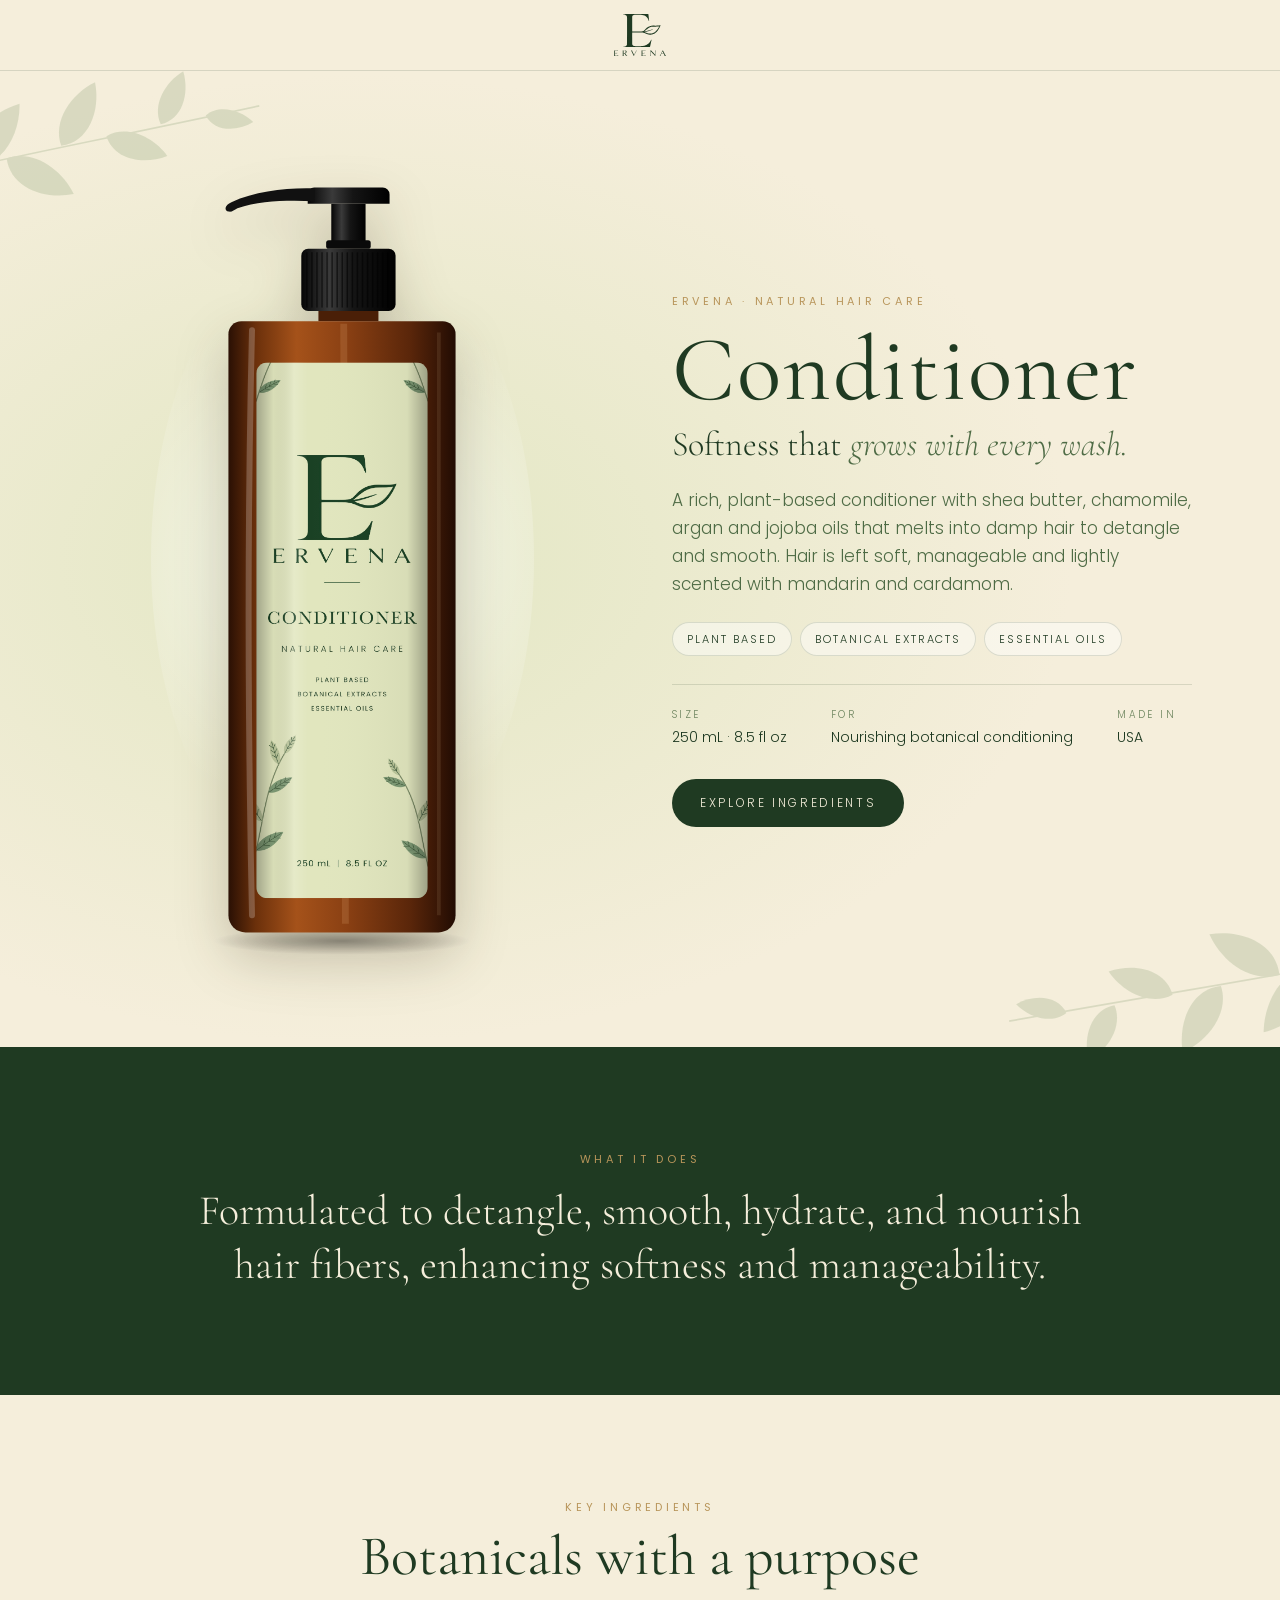
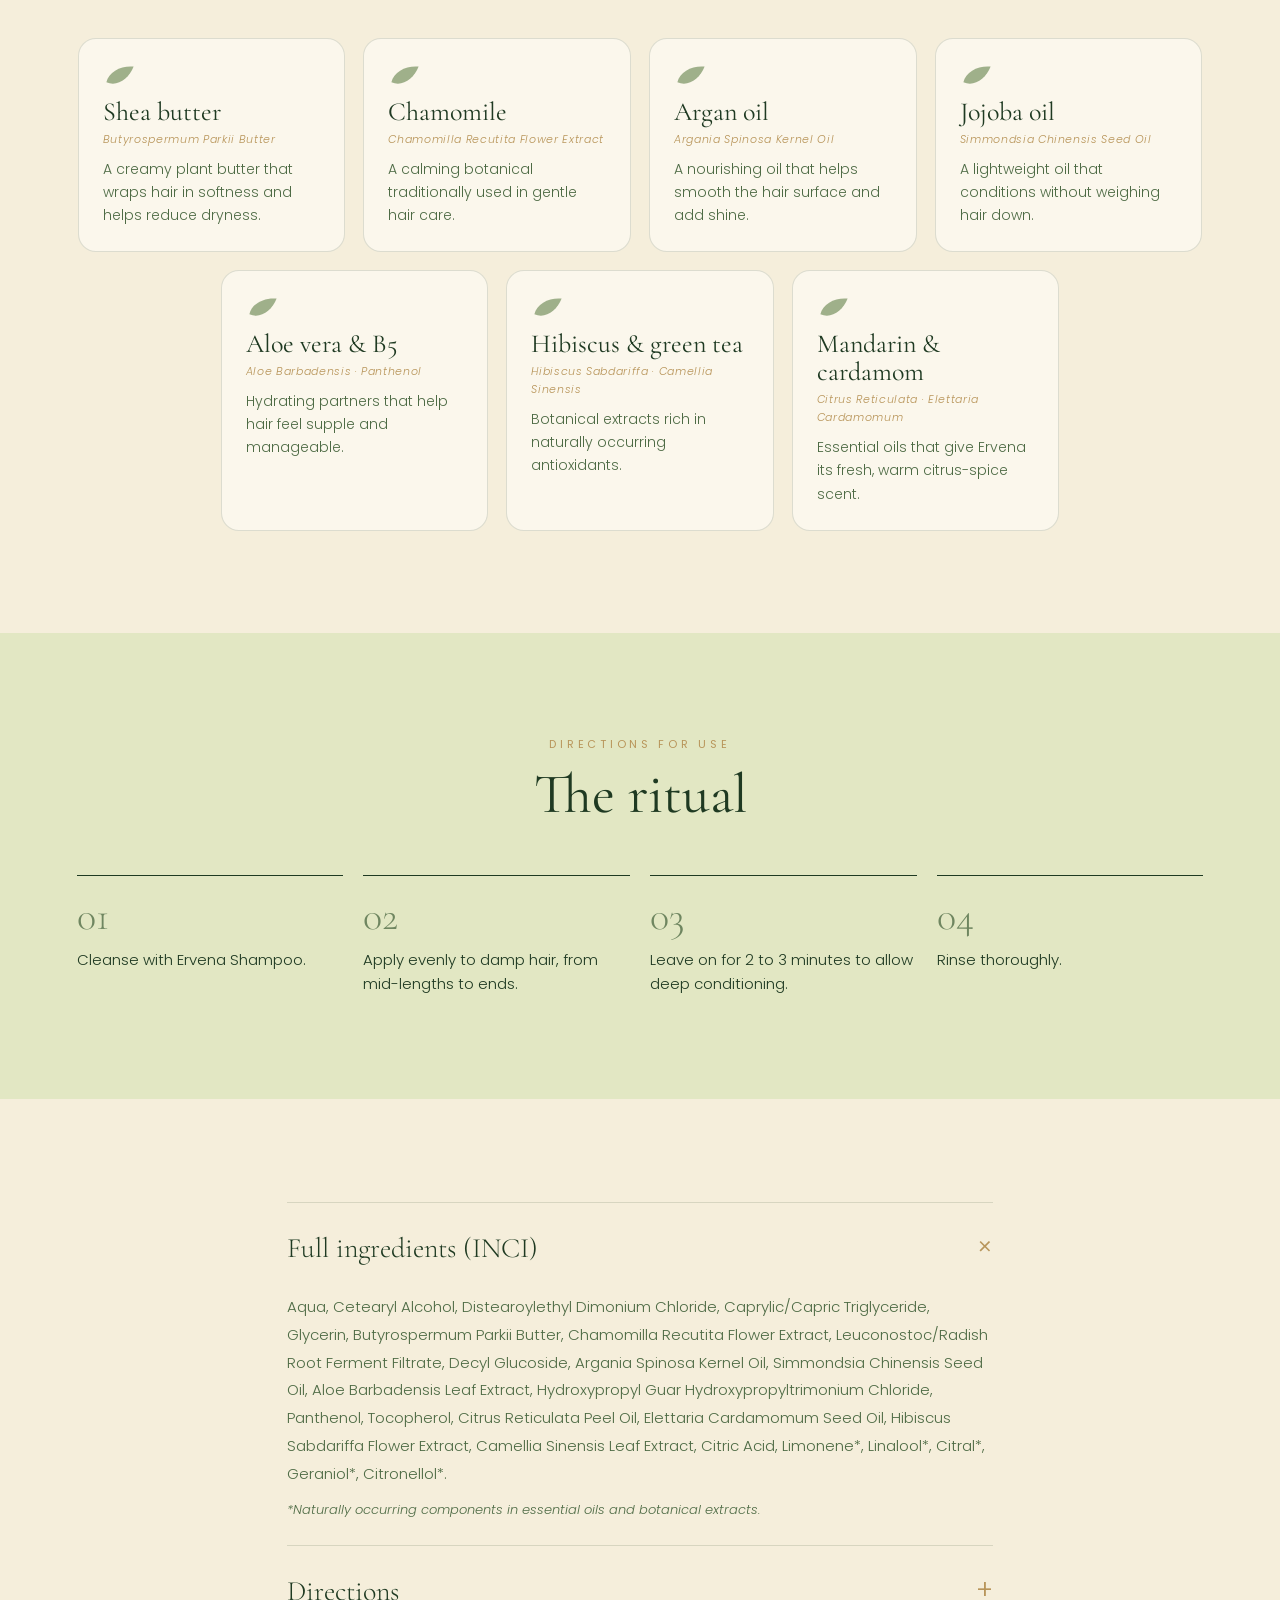
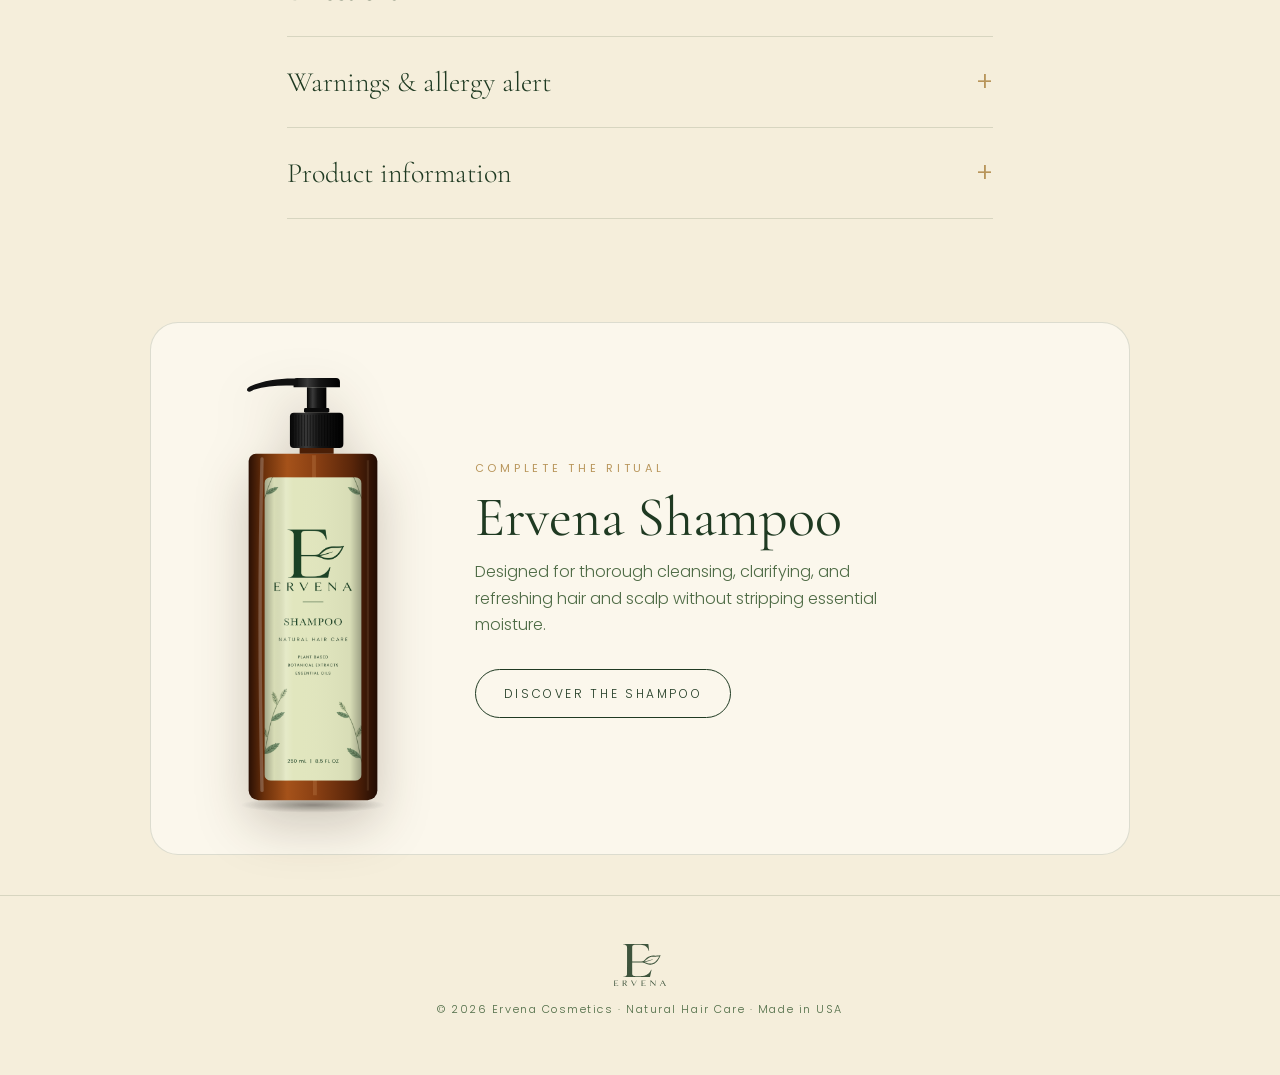
<file: ervena-conditioner/index.html>
<!doctype html>
<html lang="en">
<head>
<meta charset="utf-8">
<meta name="viewport" content="width=device-width, initial-scale=1">
<title>Ervena Conditioner — Natural Hair Care | 250 mL</title>
<meta name="description" content="Ervena Conditioner: Formulated to detangle, smooth, hydrate, and nourish hair fibers, enhancing softness and manageability. Plant based, with botanical extracts and essential oils. 250 mL / 8.5 fl oz.">
<link rel="canonical" href="https://ervenacosmetics.com/ervena-conditioner/">
<meta property="og:title" content="Ervena Conditioner — Natural Hair Care | 250 mL">
<meta property="og:description" content="Formulated to detangle, smooth, hydrate, and nourish hair fibers, enhancing softness and manageability.">
<meta property="og:image" content="https://ervenacosmetics.com/assets/label-conditioner-front.jpg">
<meta property="og:type" content="product">
<meta name="theme-color" content="#f5eedb">
<link rel="icon" href="/favicon.svg" type="image/svg+xml">
<link rel="preconnect" href="https://fonts.googleapis.com">
<link rel="preconnect" href="https://fonts.gstatic.com" crossorigin>
<link href="https://fonts.googleapis.com/css2?family=Cormorant+Garamond:ital,wght@0,400;0,500;1,400&family=Poppins:wght@300;400;500&display=swap" rel="stylesheet">
<link rel="stylesheet" href="/assets/product.css">
<script type="application/ld+json">{"@context": "https://schema.org", "@type": "Product", "name": "Ervena Conditioner", "brand": {"@type": "Brand", "name": "Ervena"}, "description": "Formulated to detangle, smooth, hydrate, and nourish hair fibers, enhancing softness and manageability.", "gtin12": "860016462052", "image": "https://ervenacosmetics.com/assets/label-conditioner-front.jpg", "size": "250 mL / 8.5 fl oz", "url": "https://ervenacosmetics.com/ervena-conditioner/"}</script>
</head>
<body>
<header class="top">
 <a class="brand" href="/" aria-label="Ervena home"><img src="/assets/logo.svg" alt="Ervena" width="74" height="60"></a>
</header>

<main>
<section class="hero">
 <svg class="sprig s1" viewBox="0 0 400 260" aria-hidden="true"><g class="sway"><path class="stem" d="M10 250 C90 200 200 140 390 30"/><g transform="translate(70 214) rotate(-70) scale(1)"><path class="lf" style="--d:0.00s" d="M0 0 C22 31 68 26 100 0 C70 -22 24 -27 0 0Z"/></g><g transform="translate(110 190) rotate(10) scale(0.95)"><path class="lf" style="--d:0.37s" d="M0 0 C22 31 68 26 100 0 C70 -22 24 -27 0 0Z"/></g><g transform="translate(170 154) rotate(-80) scale(0.9)"><path class="lf" style="--d:0.74s" d="M0 0 C22 31 68 26 100 0 C70 -22 24 -27 0 0Z"/></g><g transform="translate(220 125) rotate(0) scale(0.8)"><path class="lf" style="--d:1.11s" d="M0 0 C22 31 68 26 100 0 C70 -22 24 -27 0 0Z"/></g><g transform="translate(280 90) rotate(-85) scale(0.72)"><path class="lf" style="--d:1.48s" d="M0 0 C22 31 68 26 100 0 C70 -22 24 -27 0 0Z"/></g><g transform="translate(330 62) rotate(-10) scale(0.6)"><path class="lf" style="--d:1.85s" d="M0 0 C22 31 68 26 100 0 C70 -22 24 -27 0 0Z"/></g></g></svg><svg class="sprig s2" viewBox="0 0 400 260" aria-hidden="true"><g class="sway"><path class="stem" d="M10 250 C90 200 200 140 390 30"/><g transform="translate(70 214) rotate(-70) scale(1)"><path class="lf" style="--d:0.00s" d="M0 0 C22 31 68 26 100 0 C70 -22 24 -27 0 0Z"/></g><g transform="translate(110 190) rotate(10) scale(0.95)"><path class="lf" style="--d:0.37s" d="M0 0 C22 31 68 26 100 0 C70 -22 24 -27 0 0Z"/></g><g transform="translate(170 154) rotate(-80) scale(0.9)"><path class="lf" style="--d:0.74s" d="M0 0 C22 31 68 26 100 0 C70 -22 24 -27 0 0Z"/></g><g transform="translate(220 125) rotate(0) scale(0.8)"><path class="lf" style="--d:1.11s" d="M0 0 C22 31 68 26 100 0 C70 -22 24 -27 0 0Z"/></g><g transform="translate(280 90) rotate(-85) scale(0.72)"><path class="lf" style="--d:1.48s" d="M0 0 C22 31 68 26 100 0 C70 -22 24 -27 0 0Z"/></g><g transform="translate(330 62) rotate(-10) scale(0.6)"><path class="lf" style="--d:1.85s" d="M0 0 C22 31 68 26 100 0 C70 -22 24 -27 0 0Z"/></g></g></svg>
 <div class="hero-media">
  <div class="halo" aria-hidden="true"></div>
  <svg class="bottle" viewBox="0 0 70 186" role="img" aria-label="Ervena Conditioner 250 mL bottle">
<defs>
 <linearGradient id="ambh" x1="0" x2="1">
  <stop offset="0" stop-color="#2a1004"/><stop offset=".12" stop-color="#6b300b"/><stop offset=".3" stop-color="#a5521a"/>
  <stop offset=".52" stop-color="#8a4013"/><stop offset=".8" stop-color="#5a260a"/><stop offset="1" stop-color="#220c03"/>
 </linearGradient>
 <linearGradient id="caph" x1="0" x2="1">
  <stop offset="0" stop-color="#050505"/><stop offset=".3" stop-color="#3a3a3a"/><stop offset=".55" stop-color="#151515"/><stop offset="1" stop-color="#000"/>
 </linearGradient>
 <linearGradient id="shadeh" x1="0" x2="1">
  <stop offset="0" stop-color="#000" stop-opacity=".28"/><stop offset=".1" stop-color="#000" stop-opacity=".04"/>
  <stop offset=".22" stop-color="#fff" stop-opacity=".16"/><stop offset=".3" stop-color="#fff" stop-opacity="0"/>
  <stop offset=".88" stop-color="#000" stop-opacity=".04"/><stop offset="1" stop-color="#000" stop-opacity=".3"/>
 </linearGradient>
 <radialGradient id="shadowh"><stop offset="0" stop-color="#000" stop-opacity=".35"/><stop offset="1" stop-color="#000" stop-opacity="0"/></radialGradient>
 <clipPath id="lblh"><rect x="15" y="47" width="40" height="125" rx="2.6"/></clipPath>
</defs>
<ellipse cx="35" cy="182" rx="30" ry="3.2" fill="url(#shadowh)"/>
<!-- válvula -->
<path d="M28.5 6.2 H44.5 a1.6 1.6 0 0 1 1.6 1.6 V10 H27 V7.8 a1.6 1.6 0 0 1 1.5-1.6Z" fill="url(#caph)"/>
<path d="M28.6 6.4 C22 6.2 15 7 9.2 9.6 C7.6 10.3 7.4 11.6 8.6 11.8 C9.4 11.9 9.8 11.4 10.6 11 C16 9.3 22 9.1 28.6 9.4Z" fill="#111"/>
<rect x="32.5" y="10" width="8" height="10" fill="url(#caph)"/>
<rect x="31.3" y="18.5" width="10.4" height="2" rx=".6" fill="#0a0a0a"/>
<rect x="25.5" y="20.5" width="22" height="14.5" rx="1.6" fill="url(#caph)"/>
<g stroke="#000" stroke-opacity=".55" stroke-width=".35"><line x1="26.80" y1="21.3" x2="26.80" y2="34.2"/><line x1="27.98" y1="21.3" x2="27.98" y2="34.2"/><line x1="29.16" y1="21.3" x2="29.16" y2="34.2"/><line x1="30.34" y1="21.3" x2="30.34" y2="34.2"/><line x1="31.52" y1="21.3" x2="31.52" y2="34.2"/><line x1="32.70" y1="21.3" x2="32.70" y2="34.2"/><line x1="33.88" y1="21.3" x2="33.88" y2="34.2"/><line x1="35.06" y1="21.3" x2="35.06" y2="34.2"/><line x1="36.24" y1="21.3" x2="36.24" y2="34.2"/><line x1="37.42" y1="21.3" x2="37.42" y2="34.2"/><line x1="38.60" y1="21.3" x2="38.60" y2="34.2"/><line x1="39.78" y1="21.3" x2="39.78" y2="34.2"/><line x1="40.96" y1="21.3" x2="40.96" y2="34.2"/><line x1="42.14" y1="21.3" x2="42.14" y2="34.2"/><line x1="43.32" y1="21.3" x2="43.32" y2="34.2"/><line x1="44.50" y1="21.3" x2="44.50" y2="34.2"/><line x1="45.68" y1="21.3" x2="45.68" y2="34.2"/></g>
<rect x="29.5" y="35" width="14" height="2.4" fill="#4a1f07"/>
<!-- corpo -->
<path d="M11.5 37.4 H58.5 a3 3 0 0 1 3 3 V176 a4 4 0 0 1 -4 4 H12.5 a4 4 0 0 1 -4 -4 V40.4 a3 3 0 0 1 3 -3Z" fill="url(#ambh)"/>
<line x1="35.4" y1="38" x2="35.8" y2="178" stroke="#e8b27a" stroke-opacity=".18" stroke-width="1.6"/>
<!-- rótulo -->
<image href="/assets/label-conditioner-front.jpg" x="15" y="47" width="40" height="125" preserveAspectRatio="none" clip-path="url(#lblh)"/>
<rect x="15" y="47" width="40" height="125" rx="2.6" fill="url(#shadeh)"/>
<!-- brilho do vidro/PET -->
<path d="M14 39.5 C13 80 13 130 14 176" stroke="#fff" stroke-opacity=".22" stroke-width="1.4" fill="none" stroke-linecap="round"/>
<path d="M57.6 40 V176" stroke="#ffd7a6" stroke-opacity=".1" stroke-width=".9"/>
</svg>
 </div>
 <div class="hero-copy">
  <p class="eyebrow">Ervena · Natural Hair Care</p>
  <h1>Conditioner</h1>
  <p class="headline">Softness that <em>grows with every wash.</em></p>
  <p class="lede">A rich, plant-based conditioner with shea butter, chamomile, argan and jojoba oils that melts into damp hair to detangle and smooth. Hair is left soft, manageable and lightly scented with mandarin and cardamom.</p>
  <ul class="badges">
   <li>Plant based</li><li>Botanical extracts</li><li>Essential oils</li>
  </ul>
  <dl class="facts">
   <div><dt>Size</dt><dd>250 mL · 8.5 fl oz</dd></div>
   <div><dt>For</dt><dd>Nourishing botanical conditioning</dd></div>
   <div><dt>Made in</dt><dd>USA</dd></div>
  </dl>
  <a class="btn" href="#ingredients">Explore ingredients</a>
 </div>
</section>

<section class="why">
 <p class="kicker">What it does</p>
 <p class="statement">Formulated to detangle, smooth, hydrate, and nourish hair fibers, enhancing softness and manageability.</p>
</section>

<section class="keys" id="ingredients">
 <div class="sec-head"><p class="kicker">Key ingredients</p><h2>Botanicals with a purpose</h2></div>
 <ul class="ing-grid"><li class="ing"><svg viewBox="-4 -30 108 60" aria-hidden="true"><path d="M0 0 C22 31 68 26 100 0 C70 -22 24 -27 0 0Z"/></svg>
<h3>Shea butter</h3><p class="inci-name">Butyrospermum Parkii Butter</p><p>A creamy plant butter that wraps hair in softness and helps reduce dryness.</p></li><li class="ing"><svg viewBox="-4 -30 108 60" aria-hidden="true"><path d="M0 0 C22 31 68 26 100 0 C70 -22 24 -27 0 0Z"/></svg>
<h3>Chamomile</h3><p class="inci-name">Chamomilla Recutita Flower Extract</p><p>A calming botanical traditionally used in gentle hair care.</p></li><li class="ing"><svg viewBox="-4 -30 108 60" aria-hidden="true"><path d="M0 0 C22 31 68 26 100 0 C70 -22 24 -27 0 0Z"/></svg>
<h3>Argan oil</h3><p class="inci-name">Argania Spinosa Kernel Oil</p><p>A nourishing oil that helps smooth the hair surface and add shine.</p></li><li class="ing"><svg viewBox="-4 -30 108 60" aria-hidden="true"><path d="M0 0 C22 31 68 26 100 0 C70 -22 24 -27 0 0Z"/></svg>
<h3>Jojoba oil</h3><p class="inci-name">Simmondsia Chinensis Seed Oil</p><p>A lightweight oil that conditions without weighing hair down.</p></li><li class="ing"><svg viewBox="-4 -30 108 60" aria-hidden="true"><path d="M0 0 C22 31 68 26 100 0 C70 -22 24 -27 0 0Z"/></svg>
<h3>Aloe vera &amp; B5</h3><p class="inci-name">Aloe Barbadensis · Panthenol</p><p>Hydrating partners that help hair feel supple and manageable.</p></li><li class="ing"><svg viewBox="-4 -30 108 60" aria-hidden="true"><path d="M0 0 C22 31 68 26 100 0 C70 -22 24 -27 0 0Z"/></svg>
<h3>Hibiscus &amp; green tea</h3><p class="inci-name">Hibiscus Sabdariffa · Camellia Sinensis</p><p>Botanical extracts rich in naturally occurring antioxidants.</p></li><li class="ing"><svg viewBox="-4 -30 108 60" aria-hidden="true"><path d="M0 0 C22 31 68 26 100 0 C70 -22 24 -27 0 0Z"/></svg>
<h3>Mandarin &amp; cardamom</h3><p class="inci-name">Citrus Reticulata · Elettaria Cardamomum</p><p>Essential oils that give Ervena its fresh, warm citrus-spice scent.</p></li></ul>
 <p class="swipe" aria-hidden="true">Swipe to see more &rarr;</p>
</section>

<section class="ritual">
 <div class="sec-head"><p class="kicker">Directions for use</p><h2>The ritual</h2></div>
 <ol class="steps"><li><span>01</span><p>Cleanse with Ervena Shampoo.</p></li><li><span>02</span><p>Apply evenly to damp hair, from mid-lengths to ends.</p></li><li><span>03</span><p>Leave on for 2 to 3 minutes to allow deep conditioning.</p></li><li><span>04</span><p>Rinse thoroughly.</p></li></ol>
</section>

<section class="details">
 <details open>
  <summary>Full ingredients (INCI)</summary>
  <p class="inci">Aqua, Cetearyl Alcohol, Distearoylethyl Dimonium Chloride, Caprylic/Capric Triglyceride, Glycerin, Butyrospermum Parkii Butter, Chamomilla Recutita Flower Extract, Leuconostoc/Radish Root Ferment Filtrate, Decyl Glucoside, Argania Spinosa Kernel Oil, Simmondsia Chinensis Seed Oil, Aloe Barbadensis Leaf Extract, Hydroxypropyl Guar Hydroxypropyltrimonium Chloride, Panthenol, Tocopherol, Citrus Reticulata Peel Oil, Elettaria Cardamomum Seed Oil, Hibiscus Sabdariffa Flower Extract, Camellia Sinensis Leaf Extract, Citric Acid, Limonene*, Linalool*, Citral*, Geraniol*, Citronellol*.</p>
  <p class="note">*Naturally occurring components in essential oils and botanical extracts.</p>
 </details>
 <details>
  <summary>Directions</summary>
  <p>After cleansing with Ervena Shampoo, apply evenly to damp hair from mid-lengths to ends. Leave on for 2 to 3 minutes to allow deep conditioning, then rinse thoroughly.</p>
 </details>
 <details>
  <summary>Warnings &amp; allergy alert</summary>
  <p><strong>Warnings:</strong> For external use only. Keep out of reach of children. Avoid contact with eyes; if contact occurs, rinse immediately with plenty of water. Discontinue use if irritation or redness develops.</p>
  <p><strong>Allergy alert:</strong> Contains natural plant extracts and essential oils. Perform a patch test 24 hours prior to first use.</p>
 </details>
 <details>
  <summary>Product information</summary>
  <dl class="spec">
   <div><dt>Volume</dt><dd>250 mL / 8.5 fl oz</dd></div>
   <div><dt>Packaging</dt><dd>Amber square bottle with pump</dd></div>
   <div><dt>Shelf life</dt><dd>1 year</dd></div>
   <div><dt>UPC</dt><dd>860016462052</dd></div>
   <div><dt>Origin</dt><dd>Made in USA</dd></div>
  </dl>
 </details>
</section>

<section class="pair">
 <div class="pair-media"><svg class="bottle small" viewBox="0 0 70 186" role="img" aria-label="Ervena Shampoo 250 mL bottle">
<defs>
 <linearGradient id="ambp" x1="0" x2="1">
  <stop offset="0" stop-color="#2a1004"/><stop offset=".12" stop-color="#6b300b"/><stop offset=".3" stop-color="#a5521a"/>
  <stop offset=".52" stop-color="#8a4013"/><stop offset=".8" stop-color="#5a260a"/><stop offset="1" stop-color="#220c03"/>
 </linearGradient>
 <linearGradient id="capp" x1="0" x2="1">
  <stop offset="0" stop-color="#050505"/><stop offset=".3" stop-color="#3a3a3a"/><stop offset=".55" stop-color="#151515"/><stop offset="1" stop-color="#000"/>
 </linearGradient>
 <linearGradient id="shadep" x1="0" x2="1">
  <stop offset="0" stop-color="#000" stop-opacity=".28"/><stop offset=".1" stop-color="#000" stop-opacity=".04"/>
  <stop offset=".22" stop-color="#fff" stop-opacity=".16"/><stop offset=".3" stop-color="#fff" stop-opacity="0"/>
  <stop offset=".88" stop-color="#000" stop-opacity=".04"/><stop offset="1" stop-color="#000" stop-opacity=".3"/>
 </linearGradient>
 <radialGradient id="shadowp"><stop offset="0" stop-color="#000" stop-opacity=".35"/><stop offset="1" stop-color="#000" stop-opacity="0"/></radialGradient>
 <clipPath id="lblp"><rect x="15" y="47" width="40" height="125" rx="2.6"/></clipPath>
</defs>
<ellipse cx="35" cy="182" rx="30" ry="3.2" fill="url(#shadowp)"/>
<!-- válvula -->
<path d="M28.5 6.2 H44.5 a1.6 1.6 0 0 1 1.6 1.6 V10 H27 V7.8 a1.6 1.6 0 0 1 1.5-1.6Z" fill="url(#capp)"/>
<path d="M28.6 6.4 C22 6.2 15 7 9.2 9.6 C7.6 10.3 7.4 11.6 8.6 11.8 C9.4 11.9 9.8 11.4 10.6 11 C16 9.3 22 9.1 28.6 9.4Z" fill="#111"/>
<rect x="32.5" y="10" width="8" height="10" fill="url(#capp)"/>
<rect x="31.3" y="18.5" width="10.4" height="2" rx=".6" fill="#0a0a0a"/>
<rect x="25.5" y="20.5" width="22" height="14.5" rx="1.6" fill="url(#capp)"/>
<g stroke="#000" stroke-opacity=".55" stroke-width=".35"><line x1="26.80" y1="21.3" x2="26.80" y2="34.2"/><line x1="27.98" y1="21.3" x2="27.98" y2="34.2"/><line x1="29.16" y1="21.3" x2="29.16" y2="34.2"/><line x1="30.34" y1="21.3" x2="30.34" y2="34.2"/><line x1="31.52" y1="21.3" x2="31.52" y2="34.2"/><line x1="32.70" y1="21.3" x2="32.70" y2="34.2"/><line x1="33.88" y1="21.3" x2="33.88" y2="34.2"/><line x1="35.06" y1="21.3" x2="35.06" y2="34.2"/><line x1="36.24" y1="21.3" x2="36.24" y2="34.2"/><line x1="37.42" y1="21.3" x2="37.42" y2="34.2"/><line x1="38.60" y1="21.3" x2="38.60" y2="34.2"/><line x1="39.78" y1="21.3" x2="39.78" y2="34.2"/><line x1="40.96" y1="21.3" x2="40.96" y2="34.2"/><line x1="42.14" y1="21.3" x2="42.14" y2="34.2"/><line x1="43.32" y1="21.3" x2="43.32" y2="34.2"/><line x1="44.50" y1="21.3" x2="44.50" y2="34.2"/><line x1="45.68" y1="21.3" x2="45.68" y2="34.2"/></g>
<rect x="29.5" y="35" width="14" height="2.4" fill="#4a1f07"/>
<!-- corpo -->
<path d="M11.5 37.4 H58.5 a3 3 0 0 1 3 3 V176 a4 4 0 0 1 -4 4 H12.5 a4 4 0 0 1 -4 -4 V40.4 a3 3 0 0 1 3 -3Z" fill="url(#ambp)"/>
<line x1="35.4" y1="38" x2="35.8" y2="178" stroke="#e8b27a" stroke-opacity=".18" stroke-width="1.6"/>
<!-- rótulo -->
<image href="/assets/label-shampoo-front.jpg" x="15" y="47" width="40" height="125" preserveAspectRatio="none" clip-path="url(#lblp)"/>
<rect x="15" y="47" width="40" height="125" rx="2.6" fill="url(#shadep)"/>
<!-- brilho do vidro/PET -->
<path d="M14 39.5 C13 80 13 130 14 176" stroke="#fff" stroke-opacity=".22" stroke-width="1.4" fill="none" stroke-linecap="round"/>
<path d="M57.6 40 V176" stroke="#ffd7a6" stroke-opacity=".1" stroke-width=".9"/>
</svg></div>
 <div class="pair-copy">
  <p class="kicker">Complete the ritual</p>
  <h2>Ervena Shampoo</h2>
  <p>Designed for thorough cleansing, clarifying, and refreshing hair and scalp without stripping essential moisture.</p>
  <a class="btn ghost" href="/ervena-shampoo/">Discover the shampoo</a>
 </div>
</section>
</main>

<footer class="foot">
 <img src="/assets/logo.svg" alt="" width="52" height="42">
 <p>&copy; <span class="y">2026</span> Ervena Cosmetics · Natural Hair Care · Made in USA</p>
</footer>
<script>document.querySelector('.y').textContent=new Date().getFullYear()</script>
</body>
</html>
</file>
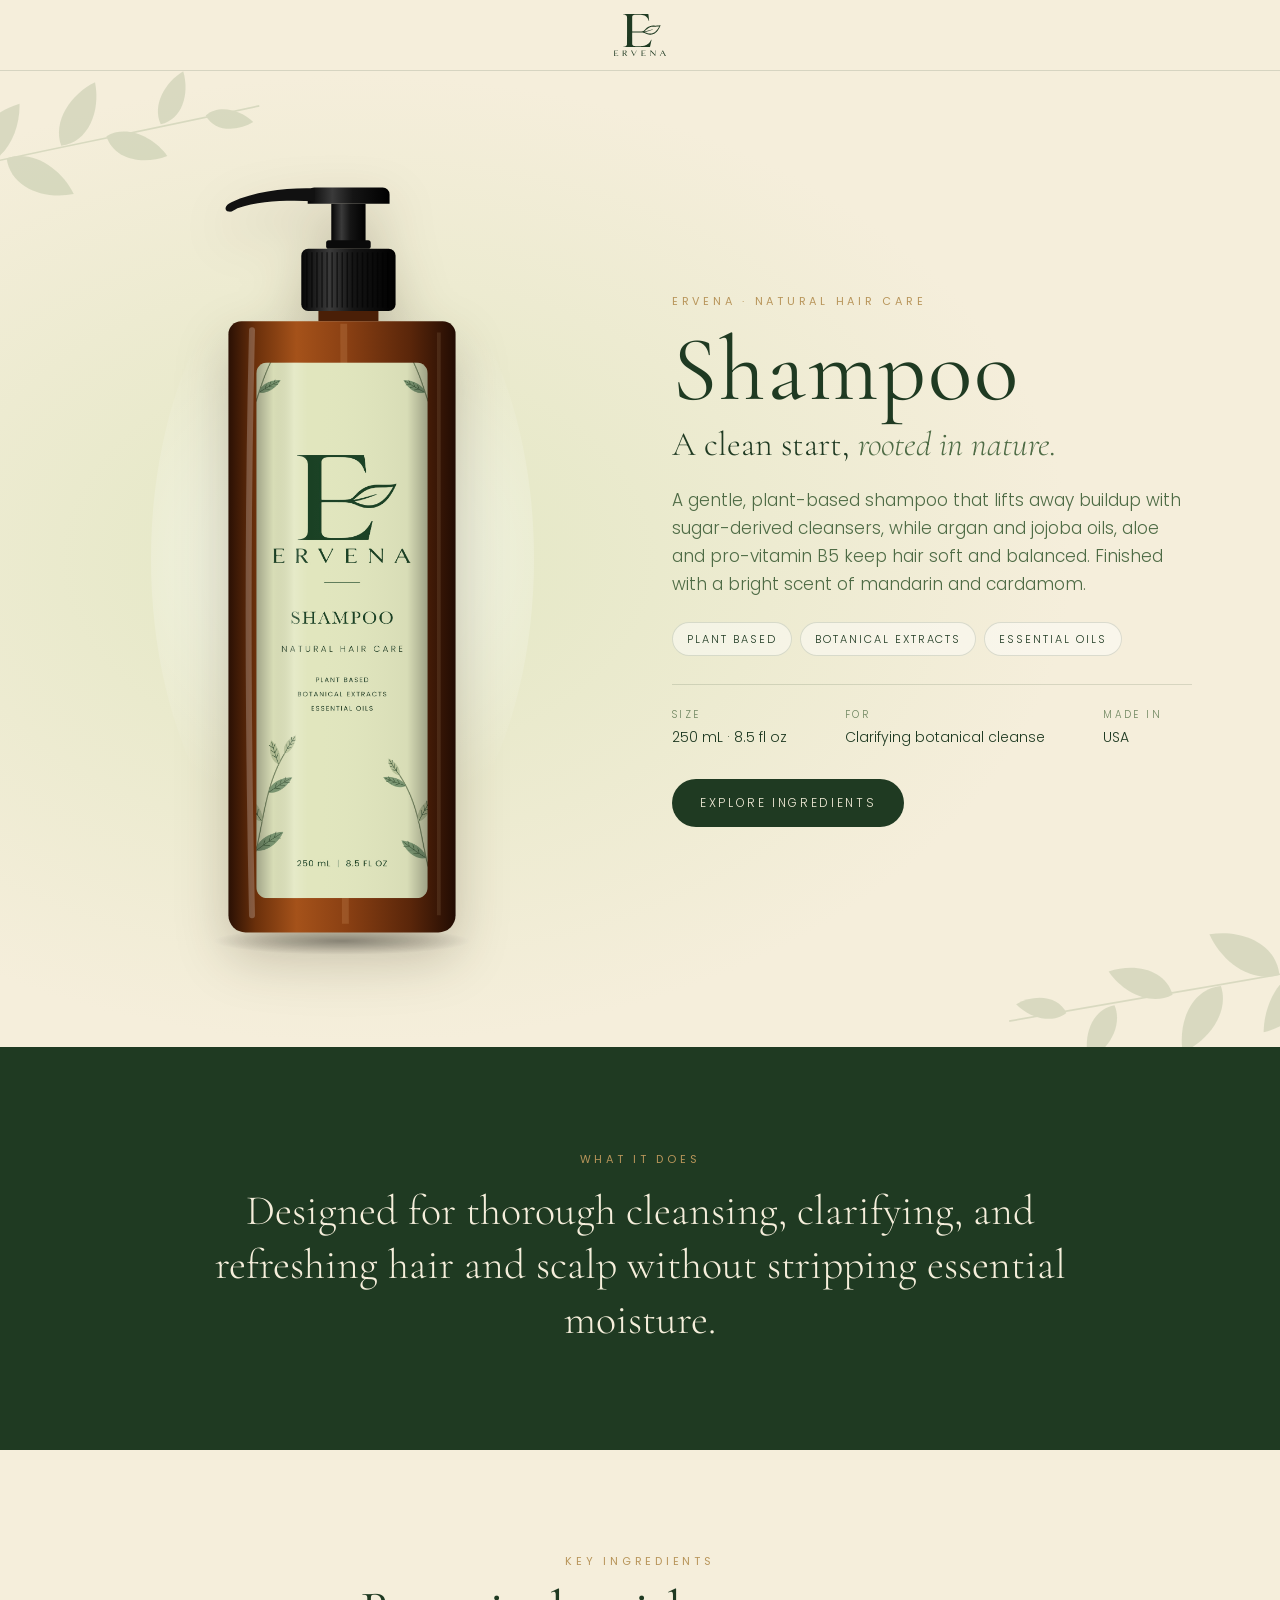
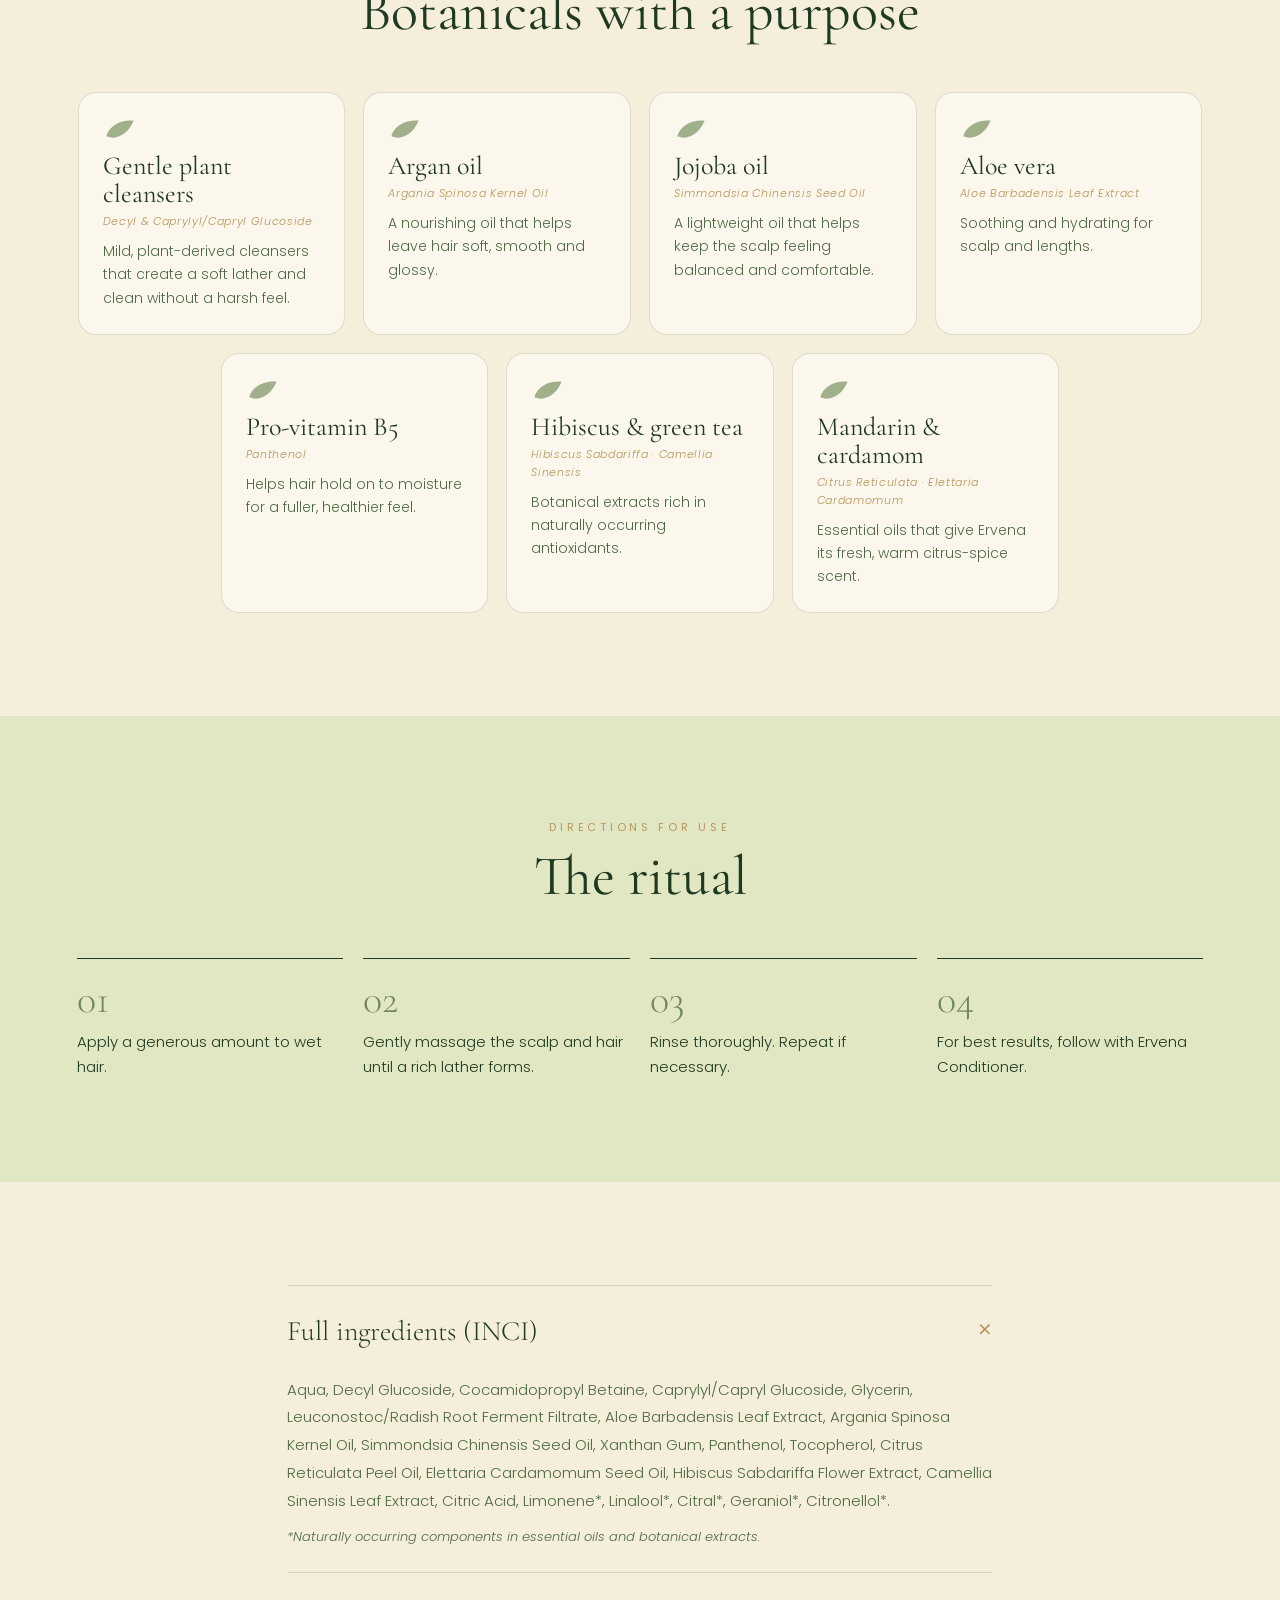
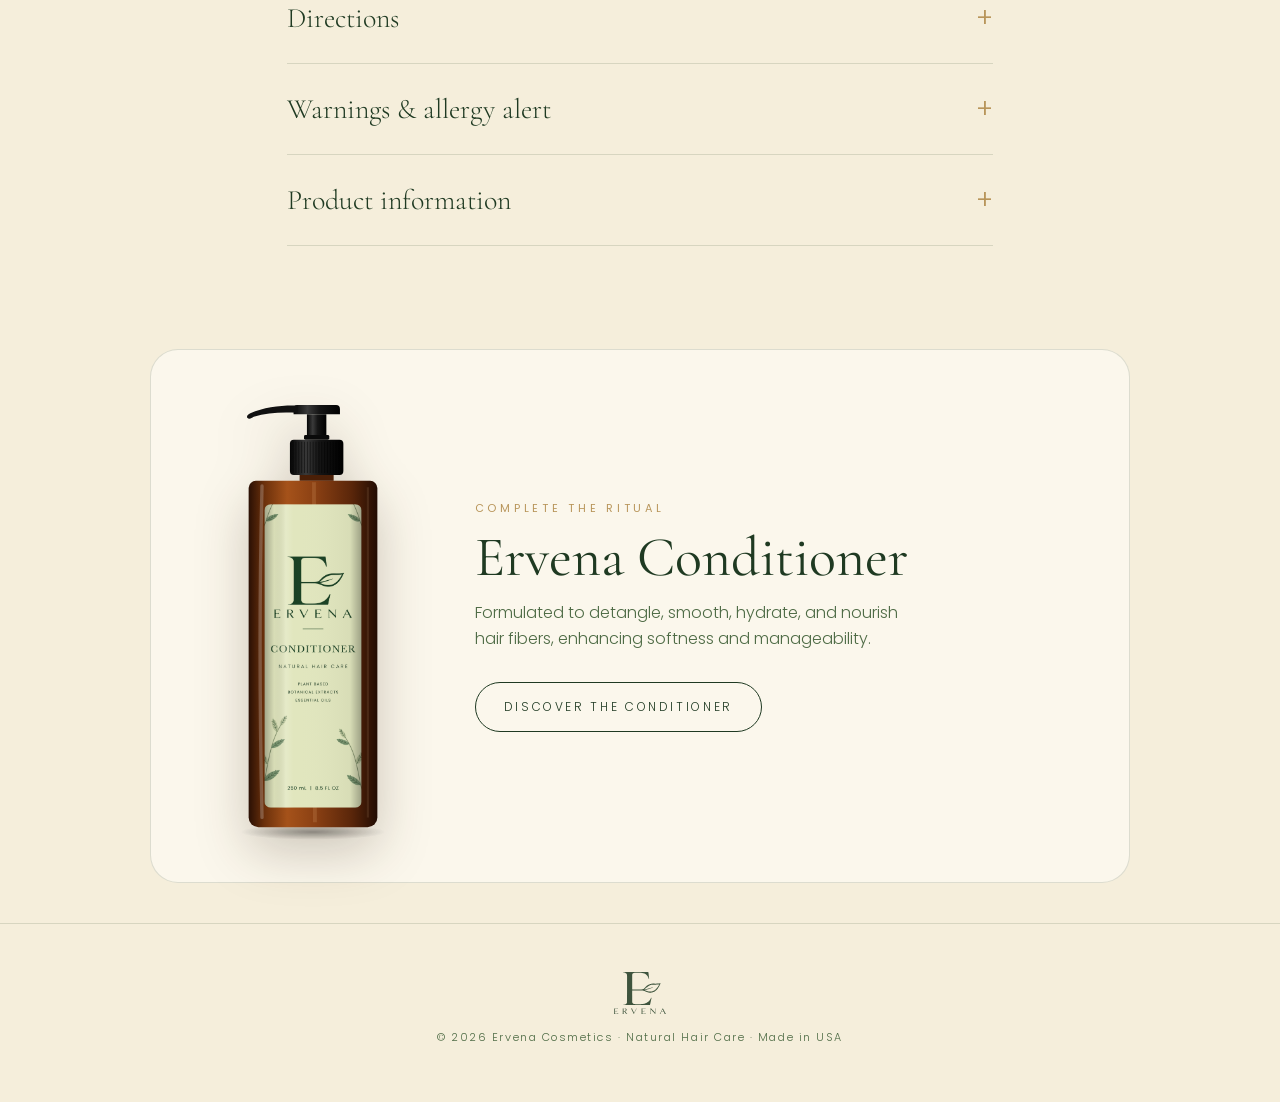
<file: ervena-shampoo/index.html>
<!doctype html>
<html lang="en">
<head>
<meta charset="utf-8">
<meta name="viewport" content="width=device-width, initial-scale=1">
<title>Ervena Shampoo — Natural Hair Care | 250 mL</title>
<meta name="description" content="Ervena Shampoo: Designed for thorough cleansing, clarifying, and refreshing hair and scalp without stripping essential moisture. Plant based, with botanical extracts and essential oils. 250 mL / 8.5 fl oz.">
<link rel="canonical" href="https://ervenacosmetics.com/ervena-shampoo/">
<meta property="og:title" content="Ervena Shampoo — Natural Hair Care | 250 mL">
<meta property="og:description" content="Designed for thorough cleansing, clarifying, and refreshing hair and scalp without stripping essential moisture.">
<meta property="og:image" content="https://ervenacosmetics.com/assets/label-shampoo-front.jpg">
<meta property="og:type" content="product">
<meta name="theme-color" content="#f5eedb">
<link rel="icon" href="/favicon.svg" type="image/svg+xml">
<link rel="preconnect" href="https://fonts.googleapis.com">
<link rel="preconnect" href="https://fonts.gstatic.com" crossorigin>
<link href="https://fonts.googleapis.com/css2?family=Cormorant+Garamond:ital,wght@0,400;0,500;1,400&family=Poppins:wght@300;400;500&display=swap" rel="stylesheet">
<link rel="stylesheet" href="/assets/product.css">
<script type="application/ld+json">{"@context": "https://schema.org", "@type": "Product", "name": "Ervena Shampoo", "brand": {"@type": "Brand", "name": "Ervena"}, "description": "Designed for thorough cleansing, clarifying, and refreshing hair and scalp without stripping essential moisture.", "gtin12": "860016462045", "image": "https://ervenacosmetics.com/assets/label-shampoo-front.jpg", "size": "250 mL / 8.5 fl oz", "url": "https://ervenacosmetics.com/ervena-shampoo/"}</script>
</head>
<body>
<header class="top">
 <a class="brand" href="/" aria-label="Ervena home"><img src="/assets/logo.svg" alt="Ervena" width="74" height="60"></a>
</header>

<main>
<section class="hero">
 <svg class="sprig s1" viewBox="0 0 400 260" aria-hidden="true"><g class="sway"><path class="stem" d="M10 250 C90 200 200 140 390 30"/><g transform="translate(70 214) rotate(-70) scale(1)"><path class="lf" style="--d:0.00s" d="M0 0 C22 31 68 26 100 0 C70 -22 24 -27 0 0Z"/></g><g transform="translate(110 190) rotate(10) scale(0.95)"><path class="lf" style="--d:0.37s" d="M0 0 C22 31 68 26 100 0 C70 -22 24 -27 0 0Z"/></g><g transform="translate(170 154) rotate(-80) scale(0.9)"><path class="lf" style="--d:0.74s" d="M0 0 C22 31 68 26 100 0 C70 -22 24 -27 0 0Z"/></g><g transform="translate(220 125) rotate(0) scale(0.8)"><path class="lf" style="--d:1.11s" d="M0 0 C22 31 68 26 100 0 C70 -22 24 -27 0 0Z"/></g><g transform="translate(280 90) rotate(-85) scale(0.72)"><path class="lf" style="--d:1.48s" d="M0 0 C22 31 68 26 100 0 C70 -22 24 -27 0 0Z"/></g><g transform="translate(330 62) rotate(-10) scale(0.6)"><path class="lf" style="--d:1.85s" d="M0 0 C22 31 68 26 100 0 C70 -22 24 -27 0 0Z"/></g></g></svg><svg class="sprig s2" viewBox="0 0 400 260" aria-hidden="true"><g class="sway"><path class="stem" d="M10 250 C90 200 200 140 390 30"/><g transform="translate(70 214) rotate(-70) scale(1)"><path class="lf" style="--d:0.00s" d="M0 0 C22 31 68 26 100 0 C70 -22 24 -27 0 0Z"/></g><g transform="translate(110 190) rotate(10) scale(0.95)"><path class="lf" style="--d:0.37s" d="M0 0 C22 31 68 26 100 0 C70 -22 24 -27 0 0Z"/></g><g transform="translate(170 154) rotate(-80) scale(0.9)"><path class="lf" style="--d:0.74s" d="M0 0 C22 31 68 26 100 0 C70 -22 24 -27 0 0Z"/></g><g transform="translate(220 125) rotate(0) scale(0.8)"><path class="lf" style="--d:1.11s" d="M0 0 C22 31 68 26 100 0 C70 -22 24 -27 0 0Z"/></g><g transform="translate(280 90) rotate(-85) scale(0.72)"><path class="lf" style="--d:1.48s" d="M0 0 C22 31 68 26 100 0 C70 -22 24 -27 0 0Z"/></g><g transform="translate(330 62) rotate(-10) scale(0.6)"><path class="lf" style="--d:1.85s" d="M0 0 C22 31 68 26 100 0 C70 -22 24 -27 0 0Z"/></g></g></svg>
 <div class="hero-media">
  <div class="halo" aria-hidden="true"></div>
  <svg class="bottle" viewBox="0 0 70 186" role="img" aria-label="Ervena Shampoo 250 mL bottle">
<defs>
 <linearGradient id="ambh" x1="0" x2="1">
  <stop offset="0" stop-color="#2a1004"/><stop offset=".12" stop-color="#6b300b"/><stop offset=".3" stop-color="#a5521a"/>
  <stop offset=".52" stop-color="#8a4013"/><stop offset=".8" stop-color="#5a260a"/><stop offset="1" stop-color="#220c03"/>
 </linearGradient>
 <linearGradient id="caph" x1="0" x2="1">
  <stop offset="0" stop-color="#050505"/><stop offset=".3" stop-color="#3a3a3a"/><stop offset=".55" stop-color="#151515"/><stop offset="1" stop-color="#000"/>
 </linearGradient>
 <linearGradient id="shadeh" x1="0" x2="1">
  <stop offset="0" stop-color="#000" stop-opacity=".28"/><stop offset=".1" stop-color="#000" stop-opacity=".04"/>
  <stop offset=".22" stop-color="#fff" stop-opacity=".16"/><stop offset=".3" stop-color="#fff" stop-opacity="0"/>
  <stop offset=".88" stop-color="#000" stop-opacity=".04"/><stop offset="1" stop-color="#000" stop-opacity=".3"/>
 </linearGradient>
 <radialGradient id="shadowh"><stop offset="0" stop-color="#000" stop-opacity=".35"/><stop offset="1" stop-color="#000" stop-opacity="0"/></radialGradient>
 <clipPath id="lblh"><rect x="15" y="47" width="40" height="125" rx="2.6"/></clipPath>
</defs>
<ellipse cx="35" cy="182" rx="30" ry="3.2" fill="url(#shadowh)"/>
<!-- válvula -->
<path d="M28.5 6.2 H44.5 a1.6 1.6 0 0 1 1.6 1.6 V10 H27 V7.8 a1.6 1.6 0 0 1 1.5-1.6Z" fill="url(#caph)"/>
<path d="M28.6 6.4 C22 6.2 15 7 9.2 9.6 C7.6 10.3 7.4 11.6 8.6 11.8 C9.4 11.9 9.8 11.4 10.6 11 C16 9.3 22 9.1 28.6 9.4Z" fill="#111"/>
<rect x="32.5" y="10" width="8" height="10" fill="url(#caph)"/>
<rect x="31.3" y="18.5" width="10.4" height="2" rx=".6" fill="#0a0a0a"/>
<rect x="25.5" y="20.5" width="22" height="14.5" rx="1.6" fill="url(#caph)"/>
<g stroke="#000" stroke-opacity=".55" stroke-width=".35"><line x1="26.80" y1="21.3" x2="26.80" y2="34.2"/><line x1="27.98" y1="21.3" x2="27.98" y2="34.2"/><line x1="29.16" y1="21.3" x2="29.16" y2="34.2"/><line x1="30.34" y1="21.3" x2="30.34" y2="34.2"/><line x1="31.52" y1="21.3" x2="31.52" y2="34.2"/><line x1="32.70" y1="21.3" x2="32.70" y2="34.2"/><line x1="33.88" y1="21.3" x2="33.88" y2="34.2"/><line x1="35.06" y1="21.3" x2="35.06" y2="34.2"/><line x1="36.24" y1="21.3" x2="36.24" y2="34.2"/><line x1="37.42" y1="21.3" x2="37.42" y2="34.2"/><line x1="38.60" y1="21.3" x2="38.60" y2="34.2"/><line x1="39.78" y1="21.3" x2="39.78" y2="34.2"/><line x1="40.96" y1="21.3" x2="40.96" y2="34.2"/><line x1="42.14" y1="21.3" x2="42.14" y2="34.2"/><line x1="43.32" y1="21.3" x2="43.32" y2="34.2"/><line x1="44.50" y1="21.3" x2="44.50" y2="34.2"/><line x1="45.68" y1="21.3" x2="45.68" y2="34.2"/></g>
<rect x="29.5" y="35" width="14" height="2.4" fill="#4a1f07"/>
<!-- corpo -->
<path d="M11.5 37.4 H58.5 a3 3 0 0 1 3 3 V176 a4 4 0 0 1 -4 4 H12.5 a4 4 0 0 1 -4 -4 V40.4 a3 3 0 0 1 3 -3Z" fill="url(#ambh)"/>
<line x1="35.4" y1="38" x2="35.8" y2="178" stroke="#e8b27a" stroke-opacity=".18" stroke-width="1.6"/>
<!-- rótulo -->
<image href="/assets/label-shampoo-front.jpg" x="15" y="47" width="40" height="125" preserveAspectRatio="none" clip-path="url(#lblh)"/>
<rect x="15" y="47" width="40" height="125" rx="2.6" fill="url(#shadeh)"/>
<!-- brilho do vidro/PET -->
<path d="M14 39.5 C13 80 13 130 14 176" stroke="#fff" stroke-opacity=".22" stroke-width="1.4" fill="none" stroke-linecap="round"/>
<path d="M57.6 40 V176" stroke="#ffd7a6" stroke-opacity=".1" stroke-width=".9"/>
</svg>
 </div>
 <div class="hero-copy">
  <p class="eyebrow">Ervena · Natural Hair Care</p>
  <h1>Shampoo</h1>
  <p class="headline">A clean start, <em>rooted in nature.</em></p>
  <p class="lede">A gentle, plant-based shampoo that lifts away buildup with sugar-derived cleansers, while argan and jojoba oils, aloe and pro-vitamin B5 keep hair soft and balanced. Finished with a bright scent of mandarin and cardamom.</p>
  <ul class="badges">
   <li>Plant based</li><li>Botanical extracts</li><li>Essential oils</li>
  </ul>
  <dl class="facts">
   <div><dt>Size</dt><dd>250 mL · 8.5 fl oz</dd></div>
   <div><dt>For</dt><dd>Clarifying botanical cleanse</dd></div>
   <div><dt>Made in</dt><dd>USA</dd></div>
  </dl>
  <a class="btn" href="#ingredients">Explore ingredients</a>
 </div>
</section>

<section class="why">
 <p class="kicker">What it does</p>
 <p class="statement">Designed for thorough cleansing, clarifying, and refreshing hair and scalp without stripping essential moisture.</p>
</section>

<section class="keys" id="ingredients">
 <div class="sec-head"><p class="kicker">Key ingredients</p><h2>Botanicals with a purpose</h2></div>
 <ul class="ing-grid"><li class="ing"><svg viewBox="-4 -30 108 60" aria-hidden="true"><path d="M0 0 C22 31 68 26 100 0 C70 -22 24 -27 0 0Z"/></svg>
<h3>Gentle plant cleansers</h3><p class="inci-name">Decyl &amp; Caprylyl/Capryl Glucoside</p><p>Mild, plant-derived cleansers that create a soft lather and clean without a harsh feel.</p></li><li class="ing"><svg viewBox="-4 -30 108 60" aria-hidden="true"><path d="M0 0 C22 31 68 26 100 0 C70 -22 24 -27 0 0Z"/></svg>
<h3>Argan oil</h3><p class="inci-name">Argania Spinosa Kernel Oil</p><p>A nourishing oil that helps leave hair soft, smooth and glossy.</p></li><li class="ing"><svg viewBox="-4 -30 108 60" aria-hidden="true"><path d="M0 0 C22 31 68 26 100 0 C70 -22 24 -27 0 0Z"/></svg>
<h3>Jojoba oil</h3><p class="inci-name">Simmondsia Chinensis Seed Oil</p><p>A lightweight oil that helps keep the scalp feeling balanced and comfortable.</p></li><li class="ing"><svg viewBox="-4 -30 108 60" aria-hidden="true"><path d="M0 0 C22 31 68 26 100 0 C70 -22 24 -27 0 0Z"/></svg>
<h3>Aloe vera</h3><p class="inci-name">Aloe Barbadensis Leaf Extract</p><p>Soothing and hydrating for scalp and lengths.</p></li><li class="ing"><svg viewBox="-4 -30 108 60" aria-hidden="true"><path d="M0 0 C22 31 68 26 100 0 C70 -22 24 -27 0 0Z"/></svg>
<h3>Pro-vitamin B5</h3><p class="inci-name">Panthenol</p><p>Helps hair hold on to moisture for a fuller, healthier feel.</p></li><li class="ing"><svg viewBox="-4 -30 108 60" aria-hidden="true"><path d="M0 0 C22 31 68 26 100 0 C70 -22 24 -27 0 0Z"/></svg>
<h3>Hibiscus &amp; green tea</h3><p class="inci-name">Hibiscus Sabdariffa · Camellia Sinensis</p><p>Botanical extracts rich in naturally occurring antioxidants.</p></li><li class="ing"><svg viewBox="-4 -30 108 60" aria-hidden="true"><path d="M0 0 C22 31 68 26 100 0 C70 -22 24 -27 0 0Z"/></svg>
<h3>Mandarin &amp; cardamom</h3><p class="inci-name">Citrus Reticulata · Elettaria Cardamomum</p><p>Essential oils that give Ervena its fresh, warm citrus-spice scent.</p></li></ul>
 <p class="swipe" aria-hidden="true">Swipe to see more &rarr;</p>
</section>

<section class="ritual">
 <div class="sec-head"><p class="kicker">Directions for use</p><h2>The ritual</h2></div>
 <ol class="steps"><li><span>01</span><p>Apply a generous amount to wet hair.</p></li><li><span>02</span><p>Gently massage the scalp and hair until a rich lather forms.</p></li><li><span>03</span><p>Rinse thoroughly. Repeat if necessary.</p></li><li><span>04</span><p>For best results, follow with Ervena Conditioner.</p></li></ol>
</section>

<section class="details">
 <details open>
  <summary>Full ingredients (INCI)</summary>
  <p class="inci">Aqua, Decyl Glucoside, Cocamidopropyl Betaine, Caprylyl/Capryl Glucoside, Glycerin, Leuconostoc/Radish Root Ferment Filtrate, Aloe Barbadensis Leaf Extract, Argania Spinosa Kernel Oil, Simmondsia Chinensis Seed Oil, Xanthan Gum, Panthenol, Tocopherol, Citrus Reticulata Peel Oil, Elettaria Cardamomum Seed Oil, Hibiscus Sabdariffa Flower Extract, Camellia Sinensis Leaf Extract, Citric Acid, Limonene*, Linalool*, Citral*, Geraniol*, Citronellol*.</p>
  <p class="note">*Naturally occurring components in essential oils and botanical extracts.</p>
 </details>
 <details>
  <summary>Directions</summary>
  <p>Apply a generous amount to wet hair, gently massage the scalp and hair until a rich lather forms, then rinse thoroughly. Repeat if necessary. For best results, follow with Ervena Conditioner.</p>
 </details>
 <details>
  <summary>Warnings &amp; allergy alert</summary>
  <p><strong>Warnings:</strong> For external use only. Keep out of reach of children. Avoid contact with eyes; if contact occurs, rinse immediately with plenty of water. Discontinue use if irritation or redness develops.</p>
  <p><strong>Allergy alert:</strong> Contains natural plant extracts and essential oils. Perform a patch test 24 hours prior to first use.</p>
 </details>
 <details>
  <summary>Product information</summary>
  <dl class="spec">
   <div><dt>Volume</dt><dd>250 mL / 8.5 fl oz</dd></div>
   <div><dt>Packaging</dt><dd>Amber square bottle with pump</dd></div>
   <div><dt>Shelf life</dt><dd>1 year</dd></div>
   <div><dt>UPC</dt><dd>860016462045</dd></div>
   <div><dt>Origin</dt><dd>Made in USA</dd></div>
  </dl>
 </details>
</section>

<section class="pair">
 <div class="pair-media"><svg class="bottle small" viewBox="0 0 70 186" role="img" aria-label="Ervena Conditioner 250 mL bottle">
<defs>
 <linearGradient id="ambp" x1="0" x2="1">
  <stop offset="0" stop-color="#2a1004"/><stop offset=".12" stop-color="#6b300b"/><stop offset=".3" stop-color="#a5521a"/>
  <stop offset=".52" stop-color="#8a4013"/><stop offset=".8" stop-color="#5a260a"/><stop offset="1" stop-color="#220c03"/>
 </linearGradient>
 <linearGradient id="capp" x1="0" x2="1">
  <stop offset="0" stop-color="#050505"/><stop offset=".3" stop-color="#3a3a3a"/><stop offset=".55" stop-color="#151515"/><stop offset="1" stop-color="#000"/>
 </linearGradient>
 <linearGradient id="shadep" x1="0" x2="1">
  <stop offset="0" stop-color="#000" stop-opacity=".28"/><stop offset=".1" stop-color="#000" stop-opacity=".04"/>
  <stop offset=".22" stop-color="#fff" stop-opacity=".16"/><stop offset=".3" stop-color="#fff" stop-opacity="0"/>
  <stop offset=".88" stop-color="#000" stop-opacity=".04"/><stop offset="1" stop-color="#000" stop-opacity=".3"/>
 </linearGradient>
 <radialGradient id="shadowp"><stop offset="0" stop-color="#000" stop-opacity=".35"/><stop offset="1" stop-color="#000" stop-opacity="0"/></radialGradient>
 <clipPath id="lblp"><rect x="15" y="47" width="40" height="125" rx="2.6"/></clipPath>
</defs>
<ellipse cx="35" cy="182" rx="30" ry="3.2" fill="url(#shadowp)"/>
<!-- válvula -->
<path d="M28.5 6.2 H44.5 a1.6 1.6 0 0 1 1.6 1.6 V10 H27 V7.8 a1.6 1.6 0 0 1 1.5-1.6Z" fill="url(#capp)"/>
<path d="M28.6 6.4 C22 6.2 15 7 9.2 9.6 C7.6 10.3 7.4 11.6 8.6 11.8 C9.4 11.9 9.8 11.4 10.6 11 C16 9.3 22 9.1 28.6 9.4Z" fill="#111"/>
<rect x="32.5" y="10" width="8" height="10" fill="url(#capp)"/>
<rect x="31.3" y="18.5" width="10.4" height="2" rx=".6" fill="#0a0a0a"/>
<rect x="25.5" y="20.5" width="22" height="14.5" rx="1.6" fill="url(#capp)"/>
<g stroke="#000" stroke-opacity=".55" stroke-width=".35"><line x1="26.80" y1="21.3" x2="26.80" y2="34.2"/><line x1="27.98" y1="21.3" x2="27.98" y2="34.2"/><line x1="29.16" y1="21.3" x2="29.16" y2="34.2"/><line x1="30.34" y1="21.3" x2="30.34" y2="34.2"/><line x1="31.52" y1="21.3" x2="31.52" y2="34.2"/><line x1="32.70" y1="21.3" x2="32.70" y2="34.2"/><line x1="33.88" y1="21.3" x2="33.88" y2="34.2"/><line x1="35.06" y1="21.3" x2="35.06" y2="34.2"/><line x1="36.24" y1="21.3" x2="36.24" y2="34.2"/><line x1="37.42" y1="21.3" x2="37.42" y2="34.2"/><line x1="38.60" y1="21.3" x2="38.60" y2="34.2"/><line x1="39.78" y1="21.3" x2="39.78" y2="34.2"/><line x1="40.96" y1="21.3" x2="40.96" y2="34.2"/><line x1="42.14" y1="21.3" x2="42.14" y2="34.2"/><line x1="43.32" y1="21.3" x2="43.32" y2="34.2"/><line x1="44.50" y1="21.3" x2="44.50" y2="34.2"/><line x1="45.68" y1="21.3" x2="45.68" y2="34.2"/></g>
<rect x="29.5" y="35" width="14" height="2.4" fill="#4a1f07"/>
<!-- corpo -->
<path d="M11.5 37.4 H58.5 a3 3 0 0 1 3 3 V176 a4 4 0 0 1 -4 4 H12.5 a4 4 0 0 1 -4 -4 V40.4 a3 3 0 0 1 3 -3Z" fill="url(#ambp)"/>
<line x1="35.4" y1="38" x2="35.8" y2="178" stroke="#e8b27a" stroke-opacity=".18" stroke-width="1.6"/>
<!-- rótulo -->
<image href="/assets/label-conditioner-front.jpg" x="15" y="47" width="40" height="125" preserveAspectRatio="none" clip-path="url(#lblp)"/>
<rect x="15" y="47" width="40" height="125" rx="2.6" fill="url(#shadep)"/>
<!-- brilho do vidro/PET -->
<path d="M14 39.5 C13 80 13 130 14 176" stroke="#fff" stroke-opacity=".22" stroke-width="1.4" fill="none" stroke-linecap="round"/>
<path d="M57.6 40 V176" stroke="#ffd7a6" stroke-opacity=".1" stroke-width=".9"/>
</svg></div>
 <div class="pair-copy">
  <p class="kicker">Complete the ritual</p>
  <h2>Ervena Conditioner</h2>
  <p>Formulated to detangle, smooth, hydrate, and nourish hair fibers, enhancing softness and manageability.</p>
  <a class="btn ghost" href="/ervena-conditioner/">Discover the conditioner</a>
 </div>
</section>
</main>

<footer class="foot">
 <img src="/assets/logo.svg" alt="" width="52" height="42">
 <p>&copy; <span class="y">2026</span> Ervena Cosmetics · Natural Hair Care · Made in USA</p>
</footer>
<script>document.querySelector('.y').textContent=new Date().getFullYear()</script>
</body>
</html>
</file>
<file: assets/product.css>
:root{
  --cream:#f5eedb;--cream-2:#ece2c6;--paper:#fbf7ec;
  --sage-bg:#e2e7c3;--sage:#9fb08a;--sage-deep:#6f8660;
  --green:#1f3a22;--green-2:#4e6b45;--gold:#b8955a;--line:rgba(31,58,34,.14);
  --serif:"Cormorant Garamond",Georgia,serif;--sans:Poppins,system-ui,sans-serif;
}
*{box-sizing:border-box;margin:0;padding:0}
html{scroll-behavior:smooth}
body{background:var(--cream);color:var(--green);font-family:var(--sans);font-weight:300;line-height:1.65;-webkit-font-smoothing:antialiased;overflow-x:hidden}
a{color:inherit}
img,svg{display:block}
h1,h2,h3{font-family:var(--serif);font-weight:400;line-height:1.08}
em{font-style:italic;color:var(--green-2)}

/* header */
.top{position:sticky;top:0;z-index:10;display:flex;align-items:center;justify-content:center;padding:14px clamp(16px,4vw,48px);background:color-mix(in srgb,var(--cream) 86%,transparent);backdrop-filter:blur(10px);-webkit-backdrop-filter:blur(10px);border-bottom:1px solid var(--line)}
.brand img{height:42px;width:auto}
.top nav{display:flex;gap:clamp(14px,3vw,32px)}
.top nav a{font-size:12px;letter-spacing:.24em;text-transform:uppercase;text-decoration:none;padding:6px 0;border-bottom:1px solid transparent;transition:border-color .2s}
.top nav a:hover,.top nav a[aria-current]{border-color:var(--gold)}

/* hero */
.hero{position:relative;display:grid;grid-template-columns:1fr 1fr;align-items:center;gap:clamp(24px,5vw,72px);padding:clamp(40px,7vw,96px) clamp(16px,6vw,96px);background:radial-gradient(90% 80% at 28% 50%,var(--sage-bg) 0%,var(--cream) 62%);overflow:hidden}
.hero-media{position:relative;display:flex;justify-content:center;z-index:1}
.halo{position:absolute;inset:8% 14%;border-radius:50%;background:radial-gradient(circle,rgba(255,255,255,.75),rgba(255,255,255,0) 68%)}
.bottle{position:relative;width:min(300px,62vw);height:auto;filter:drop-shadow(0 22px 26px rgba(40,22,6,.22));animation:float 7s ease-in-out infinite}
.hero-copy{position:relative;z-index:1;max-width:520px}
.eyebrow,.kicker{font-size:11px;letter-spacing:.34em;text-transform:uppercase;color:var(--gold);font-weight:400}
h1{font-size:clamp(52px,8vw,92px);letter-spacing:.02em;margin-top:10px}
.headline{font-family:var(--serif);font-size:clamp(24px,3.2vw,34px);line-height:1.2;margin-top:6px}
.lede{margin-top:20px;color:var(--green-2);font-size:clamp(15px,1.5vw,17px)}
.badges{list-style:none;display:flex;flex-wrap:wrap;gap:8px;margin-top:24px}
.badges li{font-size:11px;letter-spacing:.18em;text-transform:uppercase;padding:7px 14px;border:1px solid var(--line);border-radius:999px;background:rgba(255,255,255,.45)}
.facts{display:grid;grid-template-columns:repeat(3,auto);gap:12px 28px;margin-top:28px;padding-top:22px;border-top:1px solid var(--line)}
.facts dt{font-size:10px;letter-spacing:.24em;text-transform:uppercase;color:var(--sage-deep)}
.facts dd{font-size:14px;margin-top:2px}
.btn{display:inline-block;margin-top:30px;padding:14px 28px;background:var(--green);color:var(--cream);text-decoration:none;font-size:12px;letter-spacing:.22em;text-transform:uppercase;border-radius:999px;transition:background .2s,transform .2s}
.btn:hover{background:var(--green-2);transform:translateY(-1px)}
.btn.ghost{background:transparent;color:var(--green);border:1px solid var(--green)}
.btn.ghost:hover{background:var(--green);color:var(--cream)}

/* sprigs */
.sprig{position:absolute;z-index:0;fill:var(--sage);opacity:.32;pointer-events:none;overflow:visible}
.sprig .stem{fill:none;stroke:var(--sage);stroke-width:2}
.sway{transform-origin:10px 250px;animation:sway 9s ease-in-out infinite alternate}
.lf{animation:flutter 3.6s ease-in-out var(--d) infinite alternate}
.s1{width:min(320px,55vw);top:-40px;left:-70px;transform:rotate(18deg)}
.s2{width:min(340px,58vw);bottom:-60px;right:-80px;transform:rotate(200deg)}
.s2 .sway{animation-duration:11s;animation-delay:-4s}

/* sections */
section{padding:clamp(56px,8vw,112px) clamp(16px,6vw,96px)}
.sec-head{text-align:center;margin-bottom:clamp(32px,4vw,56px)}
.sec-head h2,.pair h2{font-size:clamp(36px,5vw,56px);margin-top:10px}
.why{text-align:center;background:var(--green);color:var(--cream)}
.why .statement{font-family:var(--serif);font-size:clamp(26px,3.6vw,42px);line-height:1.3;max-width:900px;margin:16px auto 0}

.ing-grid{list-style:none;display:flex;flex-wrap:wrap;justify-content:center;gap:18px;max-width:1180px;margin:0 auto}
.ing{flex:0 1 calc(25% - 14px);min-width:min(240px,100%);background:var(--paper);border:1px solid var(--line);border-radius:18px;padding:26px 24px 24px;transition:transform .25s,box-shadow .25s}
.ing:hover{transform:translateY(-3px);box-shadow:0 14px 30px -18px rgba(31,58,34,.35)}
.ing svg{width:34px;fill:var(--sage);transform:rotate(-30deg);margin-bottom:14px}
.ing h3{font-size:26px}
.inci-name{font-size:11px;letter-spacing:.06em;color:var(--gold);margin:4px 0 10px;font-style:italic}
.ing p:last-child{font-size:14px;color:var(--green-2)}

.ritual{background:var(--sage-bg)}
.steps{list-style:none;display:grid;grid-template-columns:repeat(4,1fr);gap:20px;max-width:1180px;margin:0 auto;counter-reset:s}
.steps li{position:relative;padding-top:20px;border-top:1px solid var(--green)}
.steps span{font-family:var(--serif);font-size:40px;color:var(--sage-deep);line-height:1}
.steps p{margin-top:10px;font-size:15px}

.details{max-width:860px;margin:0 auto}
details{border-bottom:1px solid var(--line)}
details:first-child{border-top:1px solid var(--line)}
summary{list-style:none;cursor:pointer;display:flex;justify-content:space-between;align-items:center;padding:22px 0;font-family:var(--serif);font-size:clamp(22px,2.6vw,28px)}
summary::-webkit-details-marker{display:none}
summary::after{content:"+";font-family:var(--sans);font-weight:300;font-size:26px;color:var(--gold);transition:transform .25s}
details[open] summary::after{transform:rotate(45deg)}
details>p,details>dl{padding:0 0 24px;color:var(--green-2);font-size:15px}
details>p+p{margin-top:-12px}
.inci{line-height:1.85}
.note{font-style:italic;font-size:13px!important}
details strong{color:var(--green);font-weight:500}
.spec{display:grid;grid-template-columns:repeat(auto-fit,minmax(160px,1fr));gap:16px}
.spec dt{font-size:10px;letter-spacing:.24em;text-transform:uppercase;color:var(--sage-deep)}
.spec dd{color:var(--green)}

.pair{display:grid;grid-template-columns:auto 1fr;align-items:center;gap:clamp(24px,6vw,80px);max-width:980px;margin:0 auto 40px;padding-top:40px;padding-bottom:40px;background:var(--paper);border-radius:28px;border:1px solid var(--line)}
.bottle.small{width:clamp(120px,18vw,170px);animation:none}
.pair p:not(.kicker){color:var(--green-2);margin-top:12px;max-width:440px}

.foot{display:flex;flex-direction:column;align-items:center;gap:14px;padding:48px 16px 56px;font-size:11px;letter-spacing:.14em;color:var(--green-2);border-top:1px solid var(--line)}
.foot img{height:42px;width:auto;opacity:.85}

@keyframes float{0%,100%{transform:translateY(0)}50%{transform:translateY(-10px)}}
@keyframes sway{from{transform:rotate(-2.5deg)}to{transform:rotate(3deg)}}
@keyframes flutter{from{transform:rotate(-5deg)}to{transform:rotate(6deg)}}

@media (max-width:1100px){.ing{flex-basis:calc(33.333% - 12px)}}
@media (max-width:860px){
  .hero{grid-template-columns:1fr;text-align:center}
  .hero-copy{margin:0 auto}
  .badges{justify-content:center}
  .facts{grid-template-columns:repeat(3,1fr);text-align:center}
  .bottle{width:min(220px,50vw)}
  .steps{grid-template-columns:1fr 1fr}
  .pair{grid-template-columns:1fr;text-align:center;justify-items:center;margin:0 16px 32px}
  .pair p:not(.kicker){margin-left:auto;margin-right:auto}
}
@media (max-width:860px){.ing{flex-basis:calc(50% - 9px);min-width:0}}
@media (max-width:600px){
  .hero{padding-top:28px;padding-bottom:48px;gap:20px}
  .bottle{width:min(190px,50vw)}
  .halo{inset:4% 8%}
  .facts{grid-template-columns:1fr 1fr;gap:14px}
  .facts div:nth-child(2){grid-column:1/-1;order:3}
  .btn{display:block;text-align:center}
  .pair .btn{display:inline-block}
  /* ingredientes: carrossel com rolagem lateral */
  .keys{padding-left:0;padding-right:0}
  .keys .sec-head{padding:0 16px}
  .ing-grid{flex-wrap:nowrap;justify-content:flex-start;overflow-x:auto;scroll-snap-type:x mandatory;gap:12px;padding:4px 16px 18px;scroll-padding:0 16px;scrollbar-width:none}
  .ing-grid::-webkit-scrollbar{display:none}
  .ing{flex:0 0 78%;scroll-snap-align:start}
  .ing:hover{transform:none}
  .keys .swipe{display:block}
}
@media (max-width:480px){
  .steps{grid-template-columns:1fr}
}
.swipe{display:none;text-align:center;font-size:11px;letter-spacing:.2em;text-transform:uppercase;color:var(--sage-deep);margin-top:4px}
@media (prefers-reduced-motion:reduce){*{animation:none!important;transition:none!important}html{scroll-behavior:auto}}
</file>
